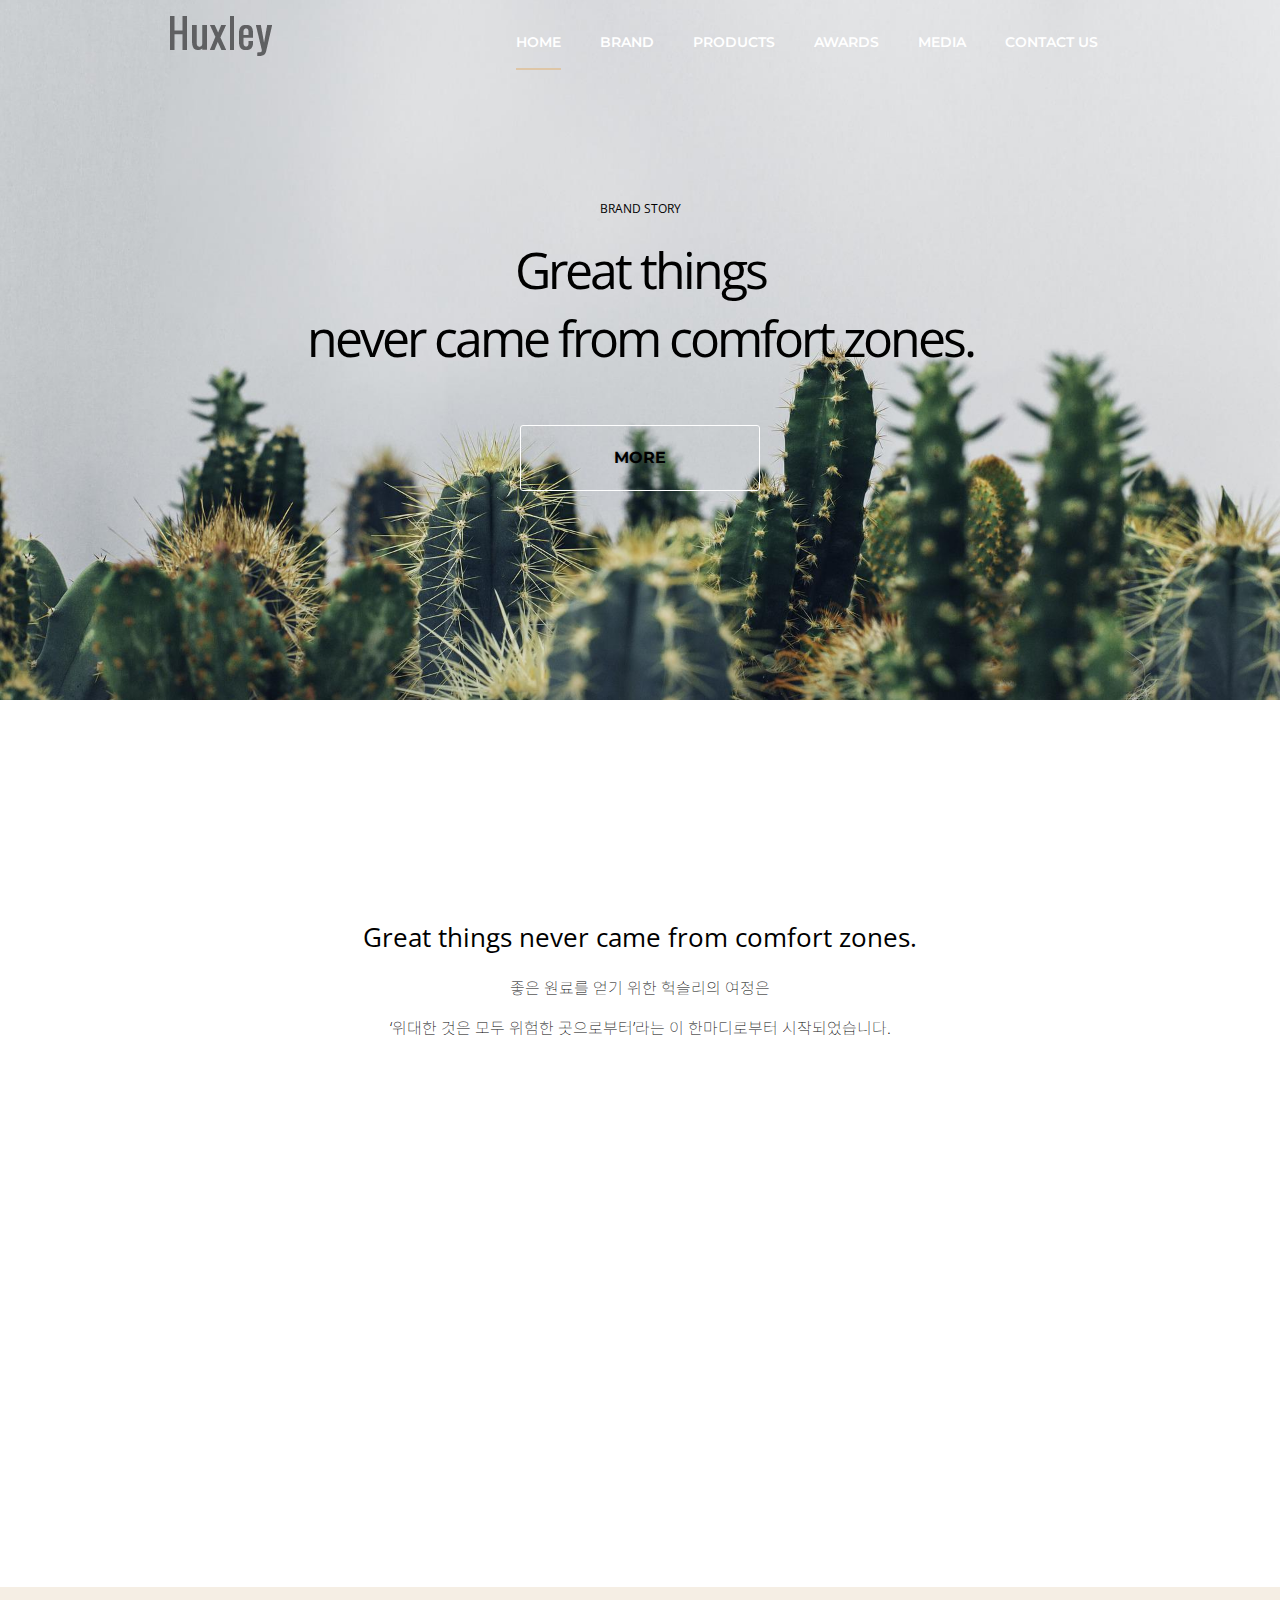
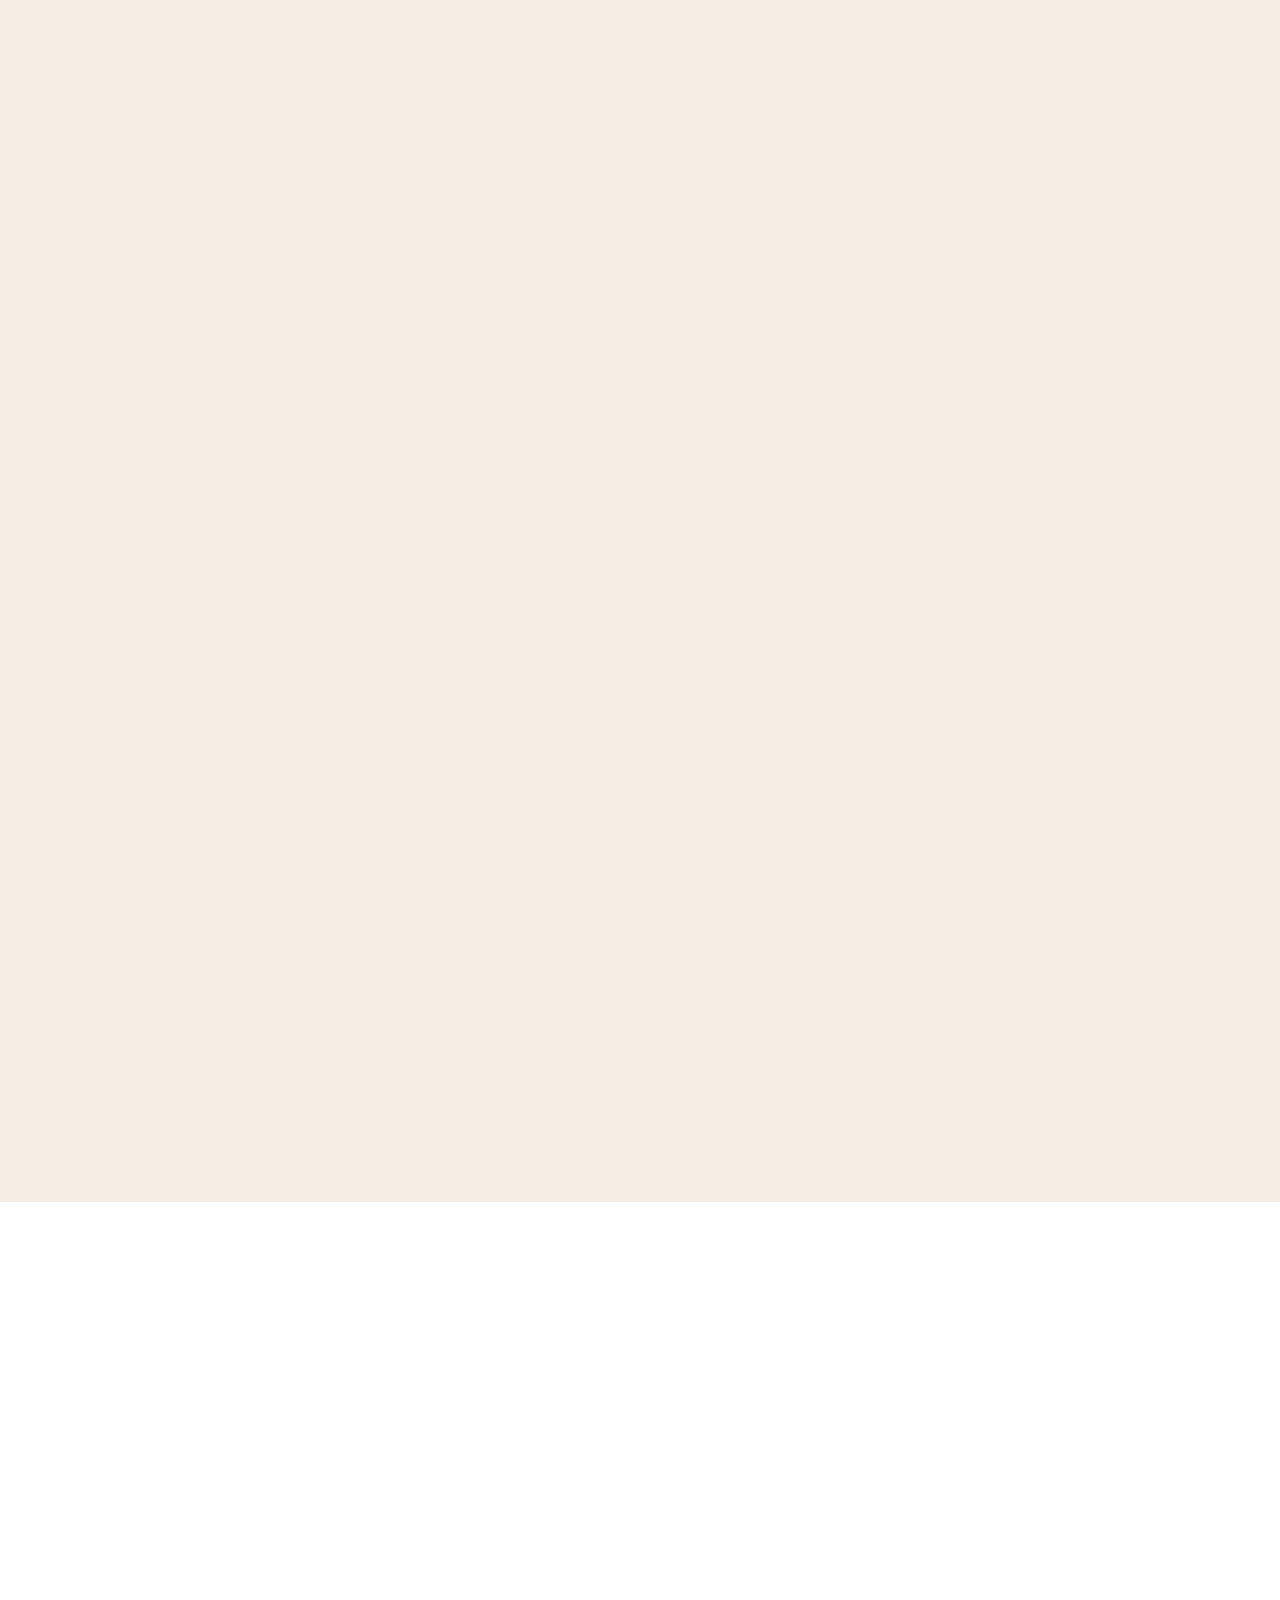
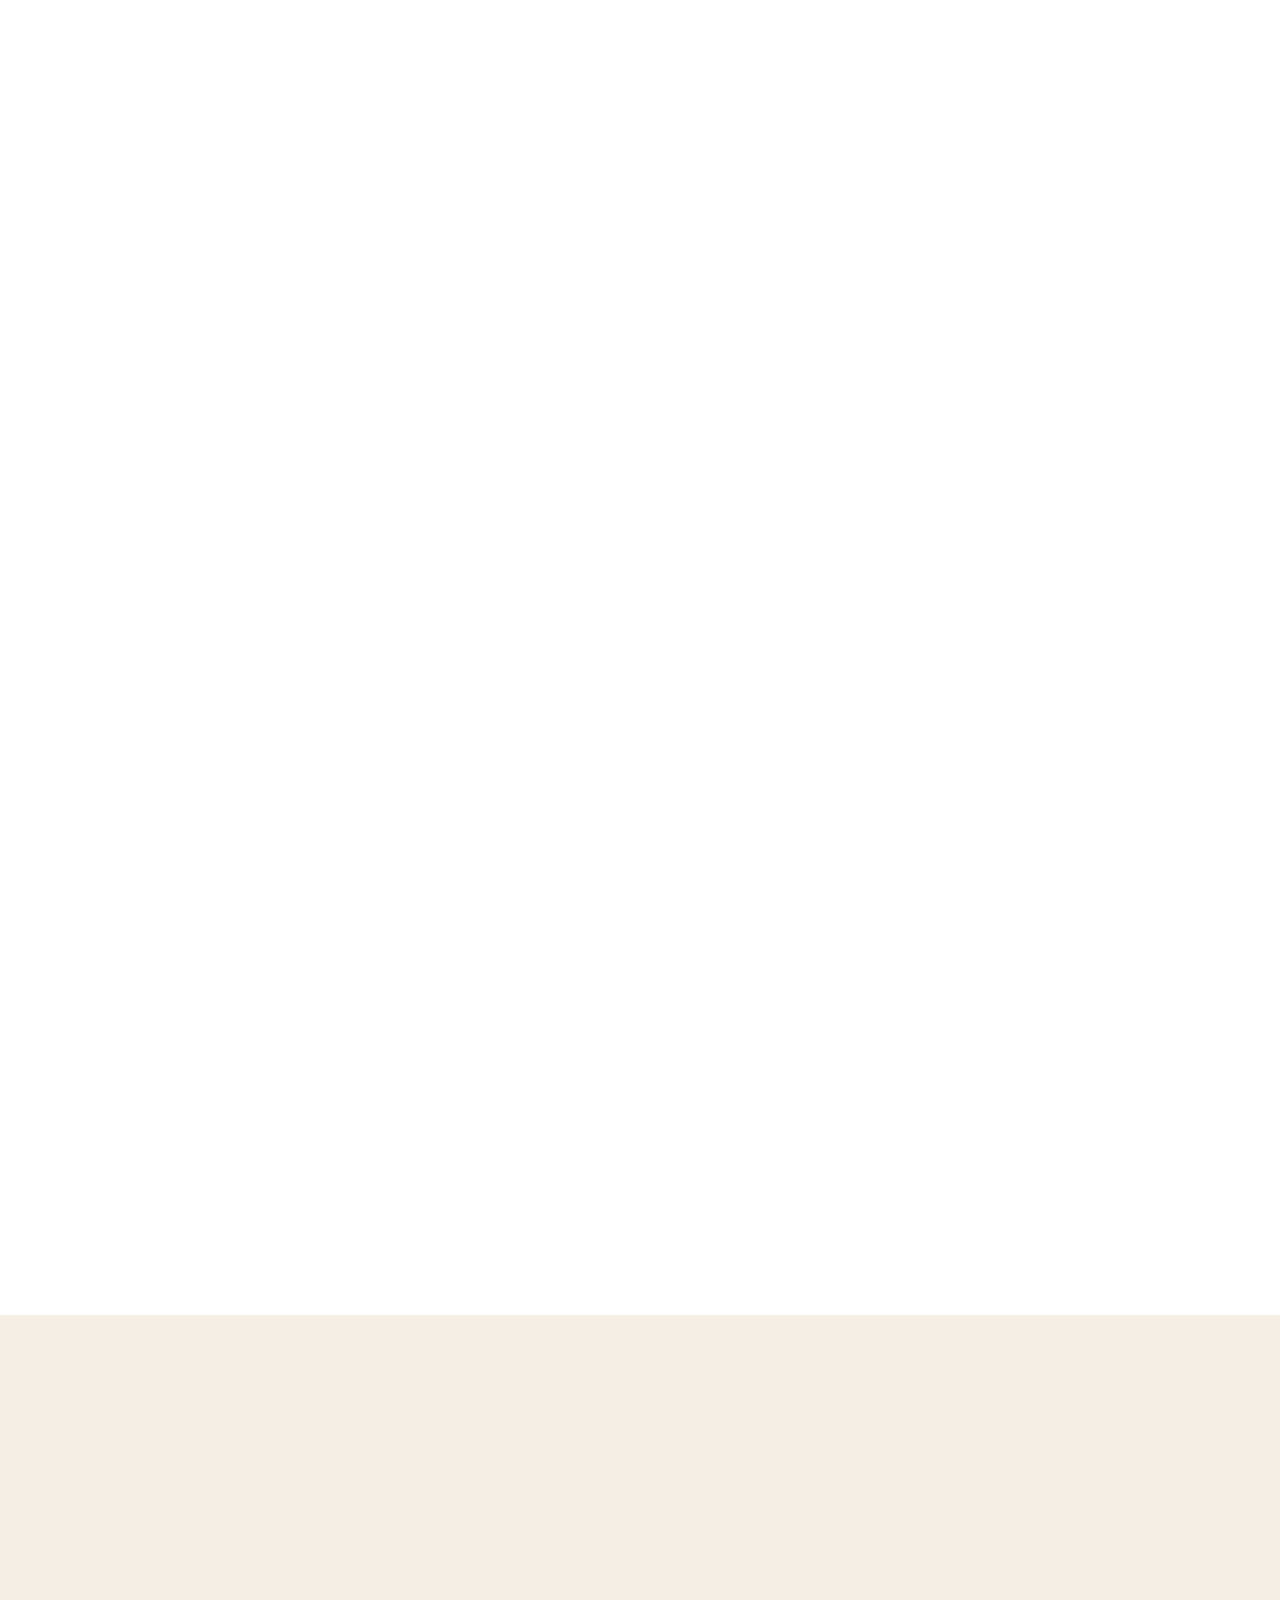
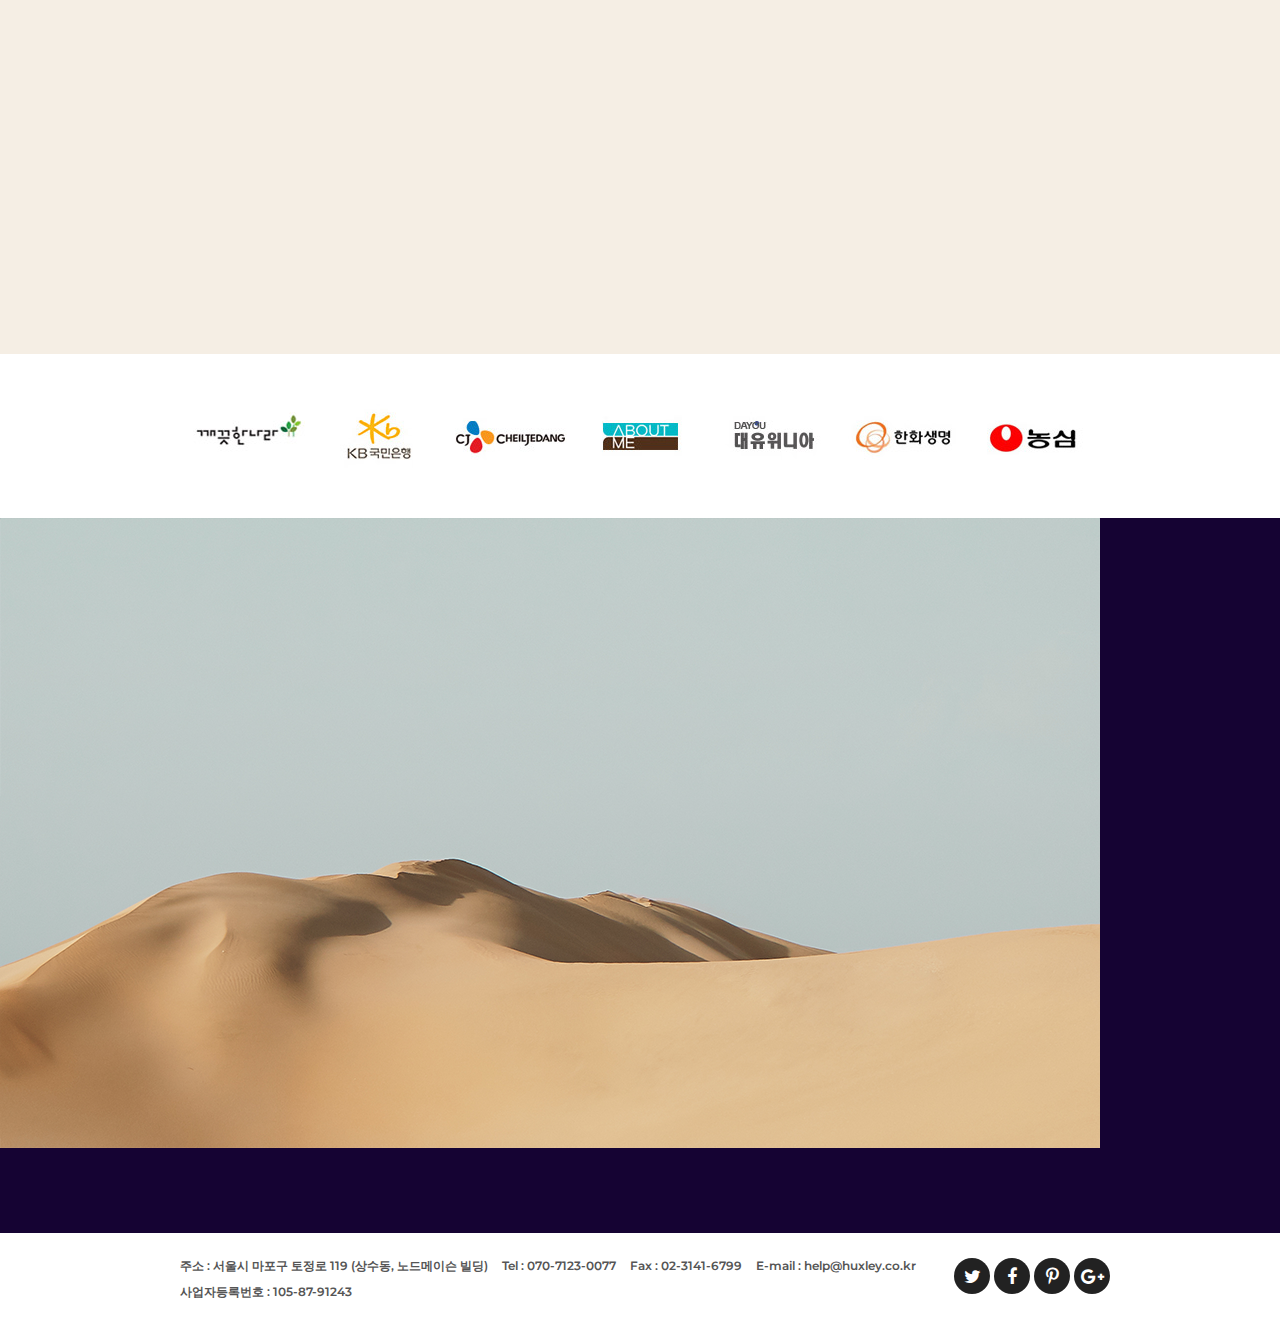
<file: project3/index.html>
﻿<!DOCTYPE html>
<html lang="ko">
<head>
	<title>Huxley</title>
	<meta charset="utf-8">
	<meta http-equiv="X-UA-Compatible" content="IE=Edge">
	<meta name="viewport" content="width=device-width, initial-scale=1.0, maximum-scale=1">
	<link rel="stylesheet" href="http://fonts.googleapis.com/css?family=Open+Sans:400,300,300italic,400italic,600,600italic,700,700italic,800,800italic">
	<link rel="stylesheet" href="https://fonts.googleapis.com/css2?family=Noto+Sans+KR:wght@300;400&display=swap">
	<link rel="stylesheet" href="https://fonts.googleapis.com/css2?family=Montserrat:wght@400;600;700;800&display=swap">
	<link rel="stylesheet" href="https://cdnjs.cloudflare.com/ajax/libs/font-awesome/4.7.0/css/font-awesome.min.css">
	<link rel="stylesheet" href="css/style.css">
	<script src="http://code.jquery.com/jquery-1.10.1.min.js"></script>
	<script src="js/main.js"></script>
</head>

<body>
<div class="wrapper">
	<header id="header">
		<div class="menu_zone">
			<div class="menu_zone_inner">
				<h1 id="logo"><a href=""><img src="images/logo.png" alt="logo"></a></h1>
				<nav id="gnb">
					<ul>
						<li><a href="#header">HOME</a></li>
						<li><a href="#page1">BRAND</a></li>
						<li><a href="#page2">PRODUCTS</a></li>
						<li><a href="#page3">AWARDS</a></li>
						<li><a href="#page4">MEDIA</a></li>
						<li><a href="#page5">CONTACT US</a></li>
					</ul>
				</nav>
			</div>
			<div class="mobile">
				<nav id="m_gnb">
					<ul>
						<li><a href="#header">HOME</a></li>
						<li><a href="#page1">BRAND</a></li>
						<li><a href="#page2">PRODUCTS</a></li>
						<li><a href="#page3">AWARDS</a></li>
						<li><a href="#page4">MEDIA</a></li>
						<li><a href="#page5">CONTACT US</a></li>
					</ul>
				</nav>
			</div>
			<a class="tab" href=""><span>tab</span></a>
		</div>
		<div class="text_zone">
			<p>BRAND STORY</p>
			<h2>Great things <br>
				never came from comfort zones.</h2>
			<a href="" class="more">MORE</a>
		</div>
		<div class="keyvisual">
			<ul>
				<li><img src="images/keyvisual.jpg" alt="main"></li>
			</ul>
		</div>
	</header>
	<section id="page1">
		<div class="title">
			<h2>BRAND</h2>
			<p>진실된 아름다움, 헉슬리를 소개합니다.</p>
		</div>
		<div class="topic">
			<div class="text1">Great things never came from comfort zones.</div>
			<div class="desc">
					<p>좋은 원료를 얻기 위한 헉슬리의 여정은<br>
							‘위대한 것은 모두 위험한 곳으로부터’라는 이 한마디로부터 시작되었습니다.
					</p>
			</div>
		</div>
		<div class="content clearfix">
			<ul>
				<li>
					<div class="icon"><a href=""><img src="images/misson.png" alt="consulting icon"></a></div>
					<div class="desc">
						<dl>
							<dt>Vision</dt>
							<dd>현대인들의 피부 고민에 맞는</dd>
							<dd>최적의 스킨케어 솔루션을 제공하며,</dd>
							<dd>영향력 있고 새로운 트렌드를 만들어가는</dd>
							<dd>뷰티브랜드를 지향합니다.</dd>
						</dl>
					</div>
				</li>
				<li>
					<div class="icon"><a href=""><img src="images/brand_img.png" alt="comm icon"></a></div>
					<div class="desc">
						<dl>
							<dt>Mission</dt>
							<dd>헉슬리는 넘쳐나는 정보 속에서</dd>
							<dd>피부 본연의 가치를 최우선으로 생각하는</dd>
							<dd>사람들에게 진실되고 절제된</dd>
							<dd>아름다움을 선사하고자 합니다.</dd>
						</dl>
					</div>
				</li>
			</ul>
		</div>
	</section>
	<section id="page2">
		<div class="title">
			<h2>PRODUCTS</h2>
			<p>진실된 아름다움을 추구하는<br class="br">헉슬리 제품을 소개합니다.</p>
		</div>
		<div class="content clearfix">
			<ul>
				<li>
					<a href="">
						<div class="photo"><img src="images/portfolio1.jpg" alt="portfolio1"></div>
						<div class="desc">
							<dl>
								<dt>핸드크림 모로칸 가드너</dt>
								<dd>모로코의 정원을 연상시키는 <br>시그니처 향 핸드 크림</dd>
							</dl>
						</div>
					</a>
				</li>
				<li>
					<a href="">
						<div class="photo"><img src="images/portfolio2.jpg" alt="portfolio2"></div>
						<div class="desc">
							<dl>
								<dt>컨디셔닝 에센스 리프레임</dt>
								<dd>균형이 깨진 피부 컨디션을<br>올려주는 선인장 발효수 에센스</dd>
							</dl>
						</div>
					</a>
				</li>
				<li>
					<a href="">
						<div class="photo"><img src="images/portfolio3.jpg" alt="portfolio3"></div>
						<div class="desc">
							<dl>
								<dt>아이 크림 컨센트레이트 온</dt>
                <dd>선인장 세라마이드로 건조한 눈가<br>장벽을 개선시키는 아이 크림</dd>
							</dl>
						</div>
					</a>
				</li>
				<li>
					<a href="">
						<div class="photo"><img src="images/portfolio4.jpg" alt="portfolio4"></div>
						<div class="desc">
							<dl>
								<dt>파운데이션 오운 애티튜드</dt>
                <dd>촉촉하고 투명감 있는 피부 표현을<br>도와주는 모이스트 파운데이션</dd>
							</dl>
						</div>
					</a>
				</li>
				<li>
					<a href="">
						<div class="photo"><img src="images/portfolio5.jpg" alt="portfolio5"></div>
						<div class="desc">
							<dl>
								<dt>클레이 마스크 밸런스 블렌드</dt>
								<dd>모로코 가슬 클레이로 피부를 깨끗하고<br>매끄럽게 정돈해주는 마스크</dd>
							</dl>
						</div>
					</a>
				</li>
				<li>
					<a href="">
						<div class="photo"><img src="images/portfolio6.jpg" alt="portfolio6"></div>
						<div class="desc">
							<dl>
								<dt>커버 쿠션 오운 애티튜드</dt>
								<dd>얇고 가볍게 밀착되어 피부 결점을 <br>섬세하고 촘촘하게 보정해주는 커버 쿠션</dd>
							</dl>
						</div>
					</a>
				</li>
			</ul>
		</div>
	</section>
	<section id="page3">
		<div class="title">
			<h2>ROUTINE</h2>
			<p>피부 고민별로 헉슬리가 제안하는 루틴을 소개합니다.</p>
		</div>
		<div class="routine_list">
			<ul>
				<li>
					<a href="">
						<div class="photo">
							<img src="images/routine1.jpg" alt="routine1">
						</div>
						<div class="desc">
							<dl>
								<dt>클렌징</dt>
								<dd>부드럽고 쫀쫀한 거품이 <br>
									모공에 끼인 노폐물을 세정해주는  <br>
									클렌징 폼
								</dd>
							</dl>
						</div>
					</a>
				</li>
				<li>
					<a href="">
						<div class="photo"><img src="images/routine2.jpg" alt="routine2"></div>
						<div class="desc">
							<dl>
								<dt>수분</dt>
								<dd>피부를 촉촉하고 맑게 정돈하고 <br>
									피부 밸런스를 지켜주는 <br>
									선인장 약산성 토너
								</dd>
							</dl>
						</div>
					</a>
				</li>
				<li>
					<a href="">
						<div class="photo"><img src="images/routine3.jpg" alt="routine3"></div>
						<div class="desc">
							<dl>
								<dt>고보습</dt>
								<dd>선인장 시드 오일로 <br>
									피부를 촉촉하고 윤기있게 유지시켜주는 <br>
									고보습 크림
								</dd>
							</dl>
						</div>
					</a>
				</li>
				<li>
					<a href="">
						<div class="photo"><img src="images/routine4.jpg" alt="routine4"></div>
						<div class="desc">
							<dl>
								<dt>선케어</dt>
								<dd>자외선으로부터 피부 수분을 유지시켜주는<br>
									수분 베이스 선 에센스
								</dd>
							</dl>
						</div>
					</a>
				</li>
				<li>
					<a href="">
						<div class="photo"><img src="images/routine5.jpg" alt="routine5"></div>
						<div class="desc">
							<dl>
								<dt>베이스 메이크업</dt>
								<dd>촉촉하고 투명감 있는 <br>
									피부 표현을 도와주는<br>
									모이스트 파운데이션
								</dd>
							</dl>
						</div>
					</a>
				</li>
			</ul>
		</div>
	</section>
	<section id="page4">
		<div class="title">
			<h2>MEDIA</h2>
			<p>방송, 매거진에서도 헉슬리를 만나보세요.</p>
		</div>
		<div class="media_list clearfix">
			<ul>
				<li>
					<a href="">
						<div class="photo"><img src="images/img_comm1.jpg" alt="comm1"></div>
						<div class="desc">
							<dl>
								<dt>SIGNATURE SCENT</dt>
								<dd>영상 바로가기</dd>
							</dl>
						</div>
					</a>
				</li>
				<li>
					<a href="">
						<div class="photo"><img src="images/img_comm2.png" alt="comm2"></div>
						<div class="desc">
							<dl>
								<dt>CONDITIONING ESSENCE</dt>
								<dd>영상 바로가기</dd>
							</dl>
						</div>
					</a>
				</li>
				<li>
					<a href="">
						<div class="photo"><img src="images/img_comm3.png" alt="comm3"></div>
						<div class="desc">
							<dl>
								<dt>SENSE OF BALANCE</dt>
								<dd>영상 바로가기</dd>
							</dl>
						</div>
					</a>
				</li>
			</ul>
		</div>
		
		<div class="signature">
			<ul>
				<li><a href=""><img src="images/signature1.jpg" alt="signature1"></a></li>
				<li><a href=""><img src="images/signature2.jpg" alt="signature2"></a></li>
				<li><a href=""><img src="images/signature3.jpg" alt="signature3"></a></li>
				<li><a href=""><img src="images/signature4.jpg" alt="signature4"></a></li>
				<li><a href=""><img src="images/signature5.jpg" alt="signature5"></a></li>
				<li><a href=""><img src="images/signature6.jpg" alt="signature6"></a></li>
				<li><a href=""><img src="images/signature7.jpg" alt="signature7"></a></li>
			</ul>
		</div>
		
	</section>
	<section id="page5">
		<div class="title">
			<h2>CONTACT US</h2>
			<p>문의사항을 보내주세요</p>
		</div>
		<div class="form clearfix">
			<form>
				<div class="input_wrap">
					<input type="text" id="name" placeholder="YOUR NAME*" >
					<input type="text" id="email" placeholder="YOUR E-MAIL*">
					<input type="text" id="subject" placeholder="SUBJECT*">
				</div>
 				<div class="text_wrap">
					<textarea placeholder="YOUR MESSAGE*"></textarea>
 				</div>
				<div class="submit">
					<input type="submit" value="SEND MESSAGE">
				</div>
			</form>
		</div>
	</section>
	<footer id="footer" class="clearfix">
		<div class="btn_top"><a href=""><i class="fa fa-angle-up"></i></a></div>
		<div class="address">
			<ul>
				<li>주소 : 서울시 마포구 토정로 119 (상수동, 노드메이슨 빌딩)</li>
				<li>Tel : 070-7123-0077</li>
				<li>Fax : 02-3141-6799</li>
				<li>E-mail : help@huxley.co.kr</li>
				<li>사업자등록번호 : 105-87-91243</li>
			</ul>
		</div>
		<div class="footer_sns">
			<ul>
				<li><a href=""><i class="fa fa-twitter"></i></a></li>
				<li><a href=""><i class="fa fa-facebook"></i></a></li>
				<li><a href=""><i class="fa fa-pinterest-p"></i></a></li>
				<li><a href=""><i class="fa fa-google-plus"></i></a></li>
			</ul>
		</div>
	</footer>
	<div class="dim"></div>
</div>
</body>
</html>
</file>
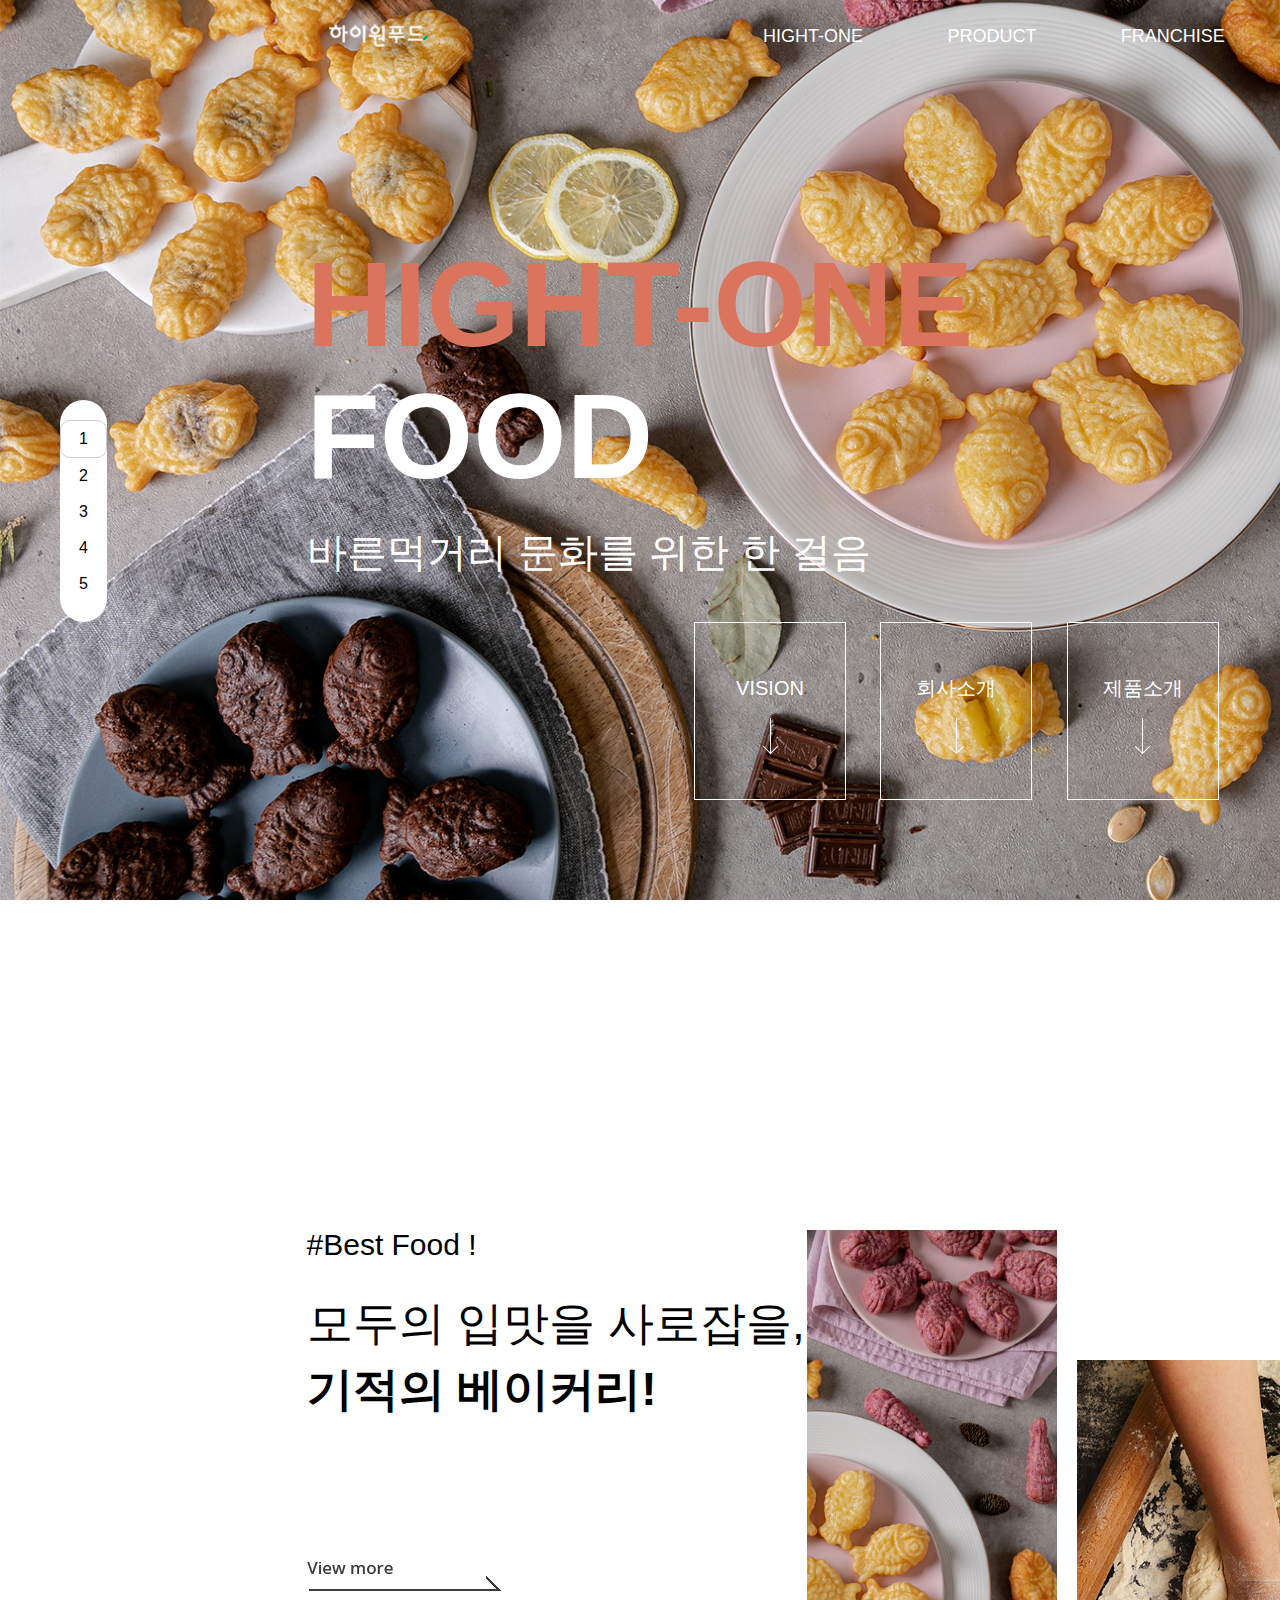
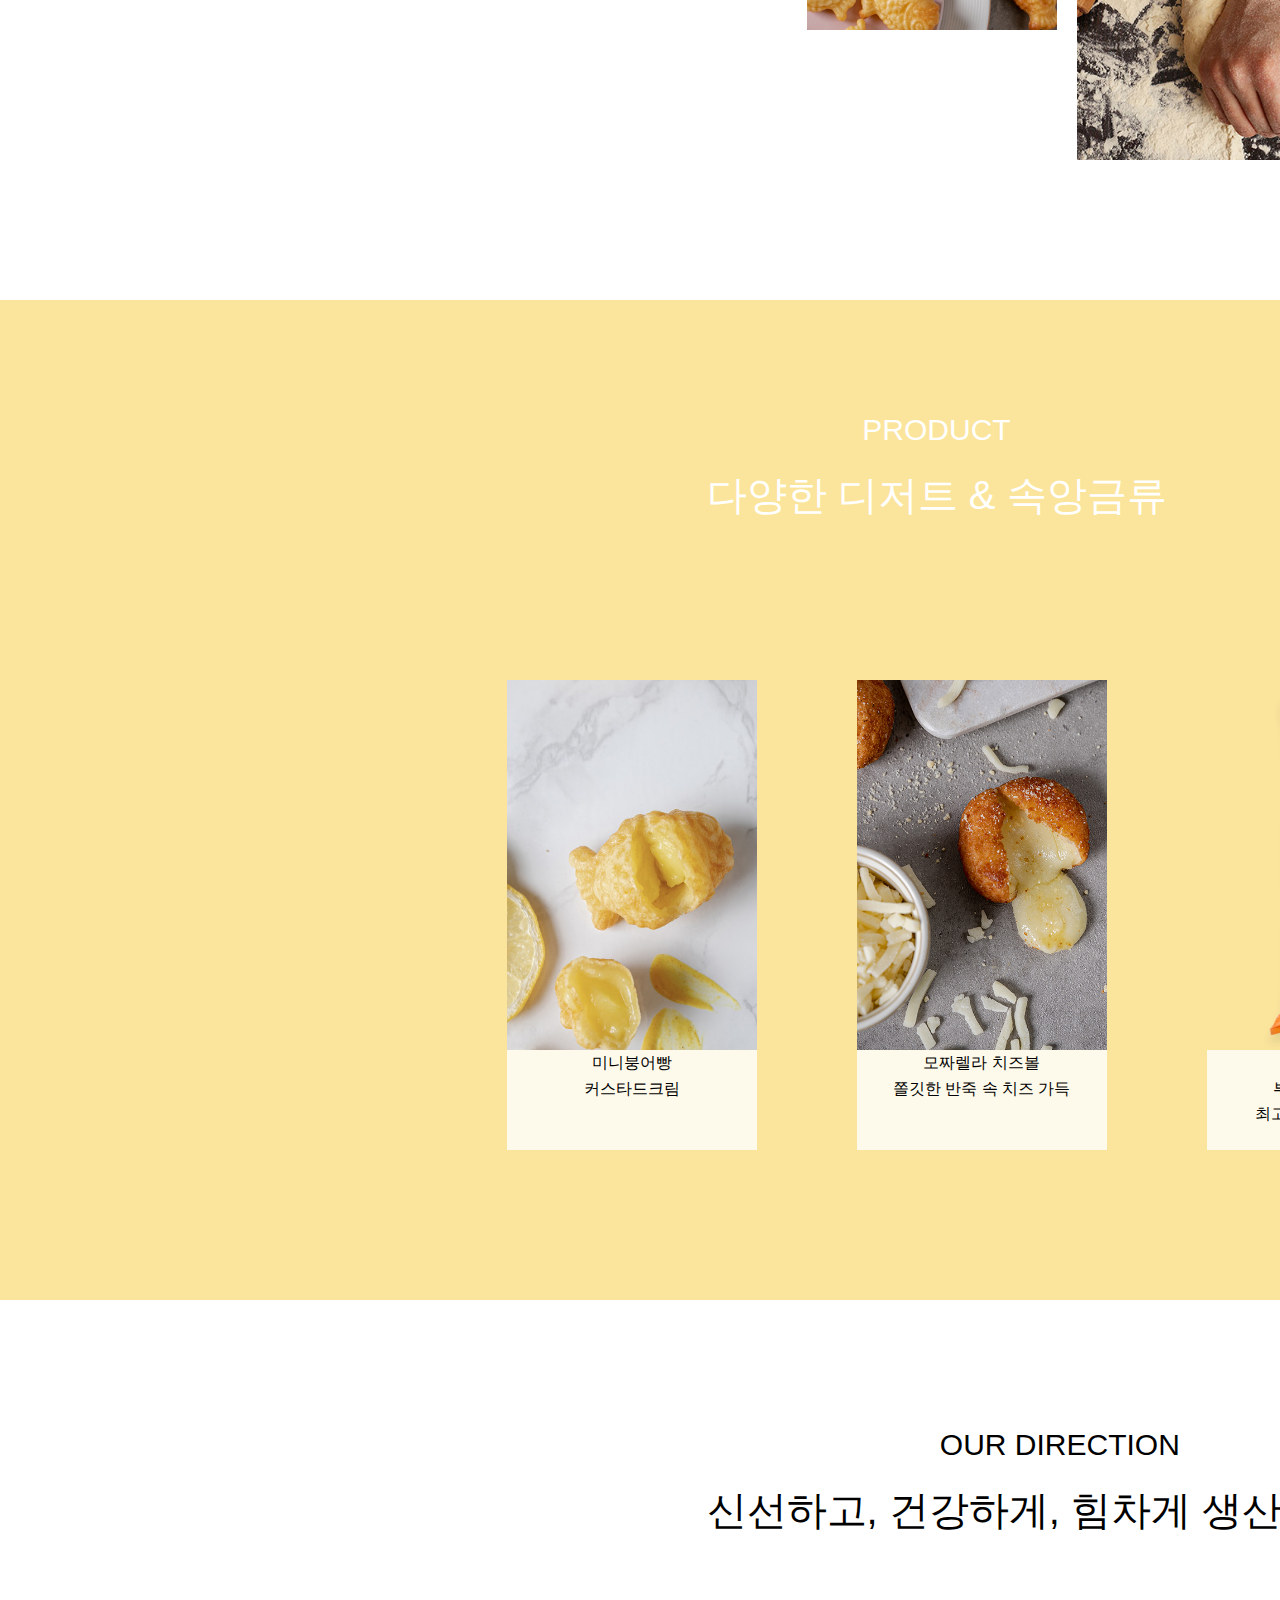
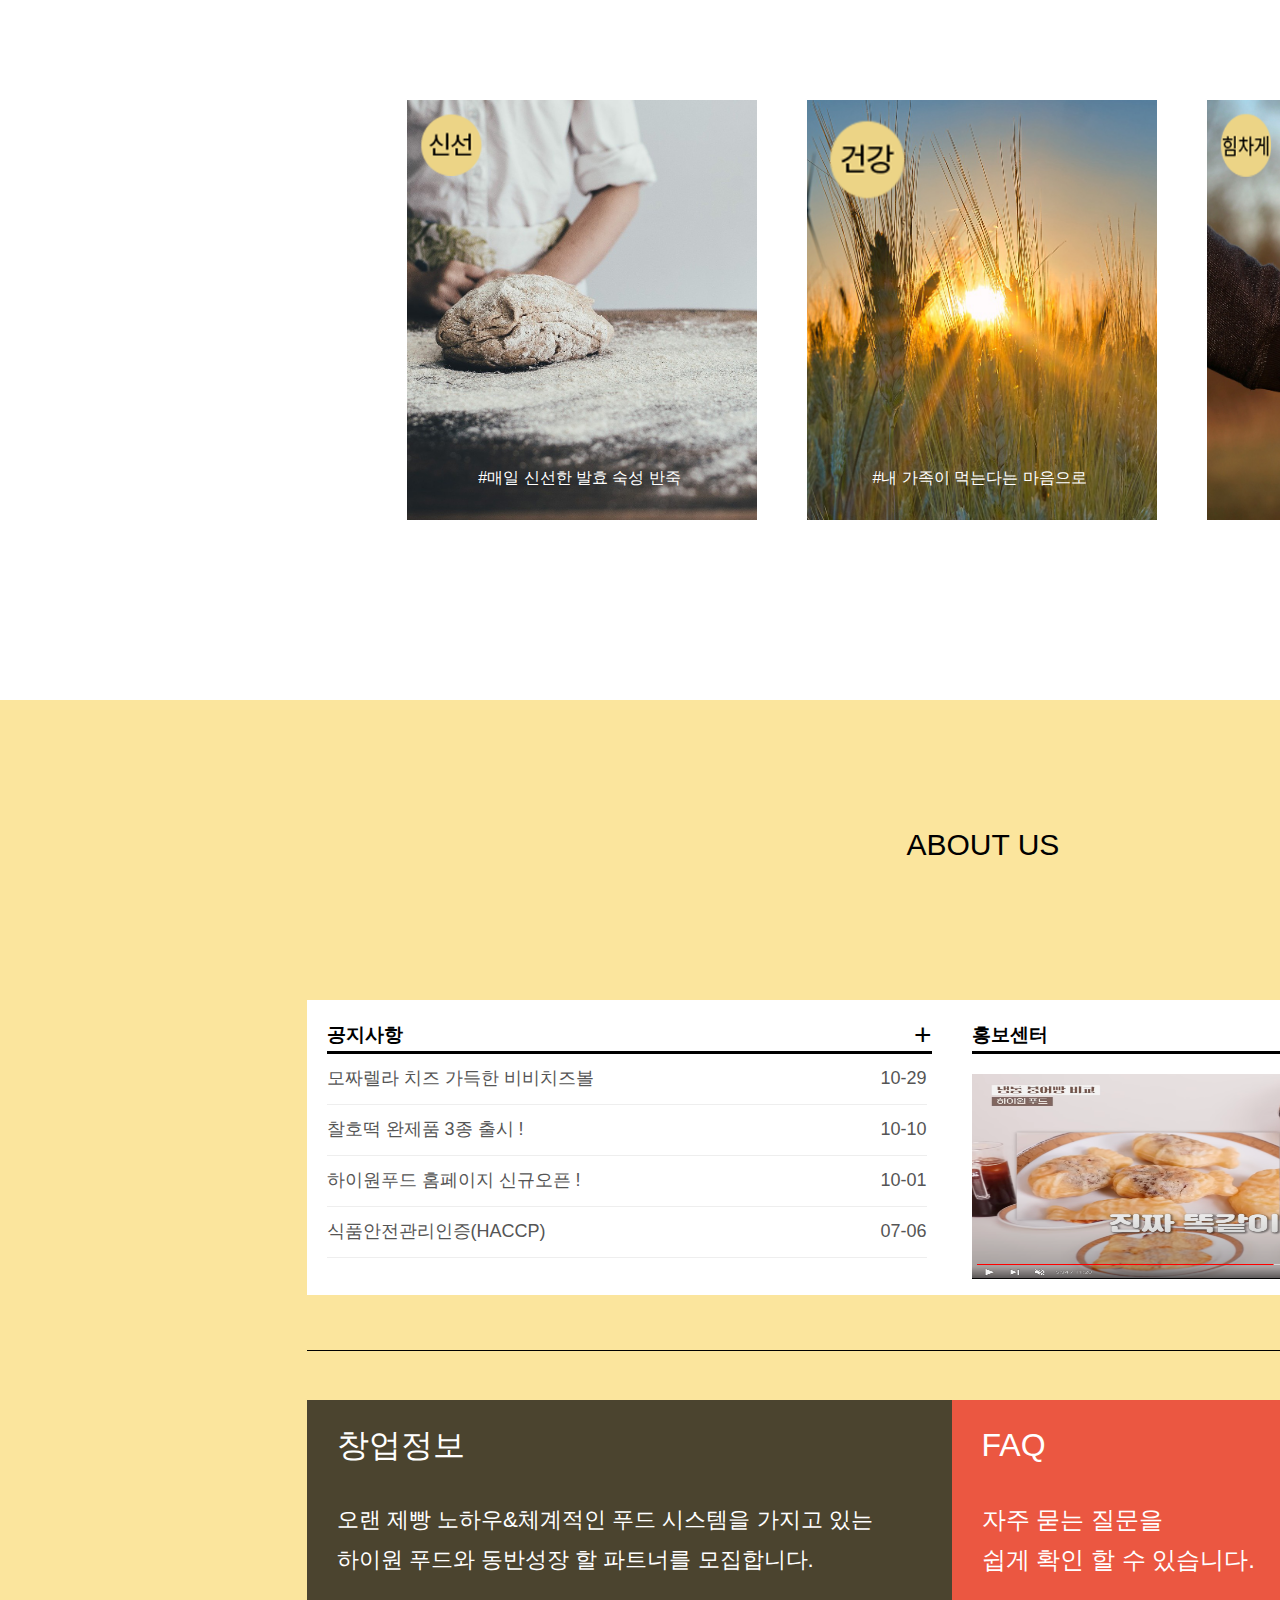
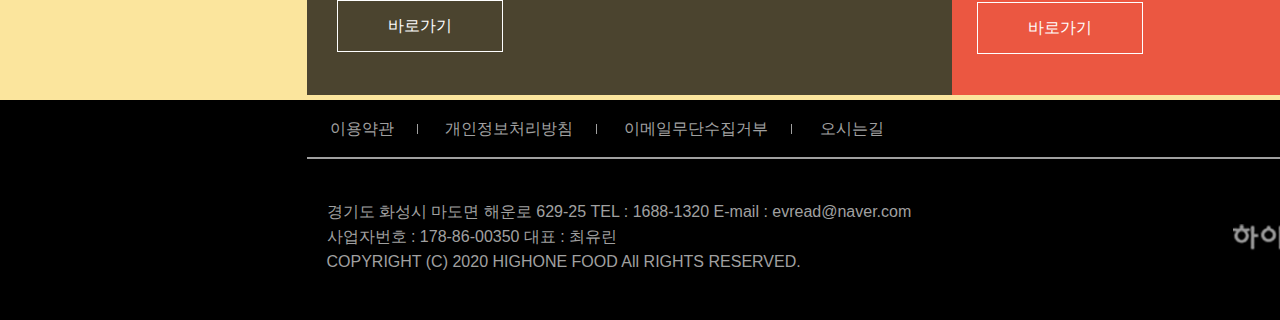
<file: project1/pc/index.html>
<!DOCTYPE html>
<html lang="ko">
<head>
<title>HIGHONEFOOD</title>
<meta charset="utf-8">
<meta http-equiv="X-UA-Compatible" content="IE=Edge">
<meta name="viewport" content="width=device-width, initial-scale=1.0, maximum-scale=1">
<link rel="stylesheet" href="css/style.css">
<script src="http://code.jquery.com/jquery-1.10.1.min.js"></script>
<script src="js/main.js"></script>
</head>

<body>
	<div class="wrapper">
		<div class="skip_nav">
			<a href="">본문 바로가기</a>
		</div>
		<header id="header">
			<div class="top">
				<div class="top_inner">
					<div class="logo">
						<a href="#"><img src="images/logo.png" alt="logo"></a>
					</div>
					<nav id="gnb">
						<ul>
							<li>
								<a href="">HIGHT-ONE</a>					
								<ul> <!-- 2depth-->
									<li><a href="">VISION</a></li>
									<li><a href="">회사소개</a></li>
									<li><a href="">연혁</a></li>
									<li><a href="">CI소개</a></li>
									<li><a href="">오시는길</a></li>
								</ul>
							</li>
							<li>
								<a href="">PRODUCT</a>
								<ul>
									<li><a href="">베이커리</a></li>
									<li><a href="">제빵반죽</a></li>
									<li><a href="">프리믹스</a></li>
									<li><a href="">속앙금류</a></li>
								</ul>
							</li>
							<li>
								<a href="">FRANCHISE</a>
								<ul>
									<li><a href="">창업정보</a></li>
								</ul>
							</li>
							<li>
								<a href="">PR center</a>
								<ul>
									<li><a href="">자료실</a></li>
								</ul>
							</li>
							<li>
								<a href="">CUSTOMER</a>
								<ul>
									<li><a href="">공지사항</a></li>
									<li><a href="">FAQ</a></li>
									<li><a href="">문의게시판</a></li>
								</ul>
							</li>
						</ul>
					</nav>
				</div>
			</div>
			<div class="center_text">
				<h2>
					<span>HIGHT-ONE</span> FOOD
				</h2>
				<p>바른먹거리 문화를 위한 한 걸음</p>
			</div>
			<div class="quick">
				<ul>
					<li><a href="" class="quick1"><img src="images/kakao-talk.png" alt="kakao"><br><span>카카오톡</span></a></li>
					<li><a href="" class="quick2"><img src="images/faq.png" alt="faq"><br><span>FAQ</span></a></li>
					<li><a href="" class="quick3"><img src="images/letter.png" alt="letter"><br><span>고객의소리</span></a></li>
					<li><a href="" class="quick4"><img src="images/facebook.png" alt="facebook"><br><span>페이스북</span></a></li>
					<li><a href="" class="quick5"><img src="images/instagram.png" alt="instagram"><br><span>인스타그램</span></a></li>
				</ul>
			</div>
			<div class="scroll">
				<ul>
					<li><a href="" class="active">1</a></li>
					<li><a href="">2</a></li>
					<li><a href="">3</a></li>
					<li><a href="">4</a></li>
					<li><a href="">5</a></li>
				</ul>
			</div>
			<div class="slider">
				<div class="slider_moving">
					<!--
					<ul>
						<li><img src="images/title1.jpg" alt="title1"></li>
						<li><img src="images/title2.jpeg" alt="title2"></li>
						<li><img src="images/title3.jpeg" alt="title3"></li>
						<li><img src="images/title4.jpeg" alt="title4"></li>
					</ul>
					-->
				</div>
			</div>
			<!-- <div class="bottom">
				<div class="b_left_text">
					<a href="">VISION</a>
				</div>
				<div class="b_center_text">
					<a href="">회사소개</a>
				</div>
				<div class="b_right_text">
					<a href="">제품소개</a>
				</div> -->
			<div class="bottom">
				<ul>
					<li>
						<a href="#page1">
							<span>VISION</span>
							<img src="images/main_btn_arrow1.png" alt="arrow">
						</a>
					</li>
					<li>
						<a href="#page3">
							<span>회사소개</span>
							<img src="images/main_btn_arrow1.png" alt="arrow">
						</a>
					</li>
					<li>
						<a href="#page2">
							<span>제품소개</span>
							<img src="images/main_btn_arrow1.png" alt="arrow">
						</a>
					</li>
				</ul>
			</div>
		</header>
		<section id="page1">
			<div class="inner">
				<div class="text_box">
					<div class="top_text">
						<p>#Best Food !</p>
						<h4>모두의 입맛을 사로잡을,</h4>
						<h3>기적의 베이커리!</h3>
					</div>
					<div class="bottom_text">
						<a href=""><img src="images/btn_viewmore.png" alt="viewmore"></a>
					</div>
				</div>
				<div class="right">  <!--absolute-->
					<div class="right_photo clearfix">
						<ul>
							<li>
								<a href="">
									<img src="images/bn1.jpeg" alt="bnt1">
									<div class="hover_dim">
										<span>
											트랜스지방 제로 마가린을
											<br>사용하여,
											<br>무방부제,무색소로 
											<br>안심하고 드실 수 있는 
											<br>완제품을 제공합니다.
										</span>
									</div>
								</a>
							</li>
							<li>
								<a href="">
									<img src="images/bn2.jpeg" alt="bnt2">
									<div class="hover_dim">
										<span>
											프리미엄 과정을 통해
											<br>정성이 담긴
											<br>고품격 반죽을
											<br>완성합니다.
										</span>
									</div>
								</a>
							</li>
							<li>
								<a href="">
									<img src="images/bn3.jpeg" alt="bnt3">
									<div class="hover_dim">
										<span>
											하이원 푸드는
											<br>한결같이
											<br>맛있는제품,
											<br>깨끗한 식품을
											<br>생산합니다.
										</span>
									</div>
								</a>
							</li>
						</ul>
					</div>
				</div>
			</div>
		</section>
		<section id="page2">
			<div class="inner">
				<div class="text">
					<p>
						PRODUCT<br>
						<span>다양한 디저트 & 속앙금류</span>
					</p>
				</div>
				<div class="desc">
					<ul> <!--305*370-->
						<li>
							<a href="">
								<img src="images/pic1.jpeg" alt="pic1"><br><p>미니붕어빵<br>커스타드크림</p>
								<div class="hover_dim"><span>구매하기</span></div>
							</a>
						</li>
						<li>
							<a href="">
								<img src="images/pic2.jpg" alt="pic2"><br><p>모짜렐라 치즈볼<br>쫄깃한 반죽 속 치즈 가득</p>
								<div class="hover_dim"><span>구매하기</span></div>
							</a>
						</li>
						<li>
							<a href="">
								<img src="images/pic3.png" alt="pic3"><br><p>커스타드 크림<br>부드럽고 달콤한<br>최고급 커스타드 크림</p>
								<div class="hover_dim"><span>구매하기</span></div>
							</a>
						</li>
					</ul>
				</div>
			</div>
		</section>
		<section id="page3">
			<div class="inner">
				<div class="text">
					<p>
						OUR DIRECTION
						<span>신선하고, 건강하게, 힘차게 생산합니다!</span>
					</p>
				</div>
				<div class="desc">
					<ul>
						<li>
							<a href="">
								<img src="images/4page1.png" alt="4page1">
								<p>#매일 신선한 발효 숙성 반죽</p>
							</a>
						</li>
						<li>
							<a href="">
								<img src="images/4page2.png" alt="4page2">
								<p>#내 가족이 먹는다는 마음으로</p>
							</a>
						</li>
						<li>
							<a href="">
								<img src="images/4page3.png" alt="4page3">
								<p>#모두를 위한 맛</p>
							</a>
						</li>
					</ul>
				</div>
			</div>
		</section>
		<section id="page4">
			<div class="inner">
				<div class="text">
					<p>ABOUT US</p>
				</div>
				<div class="top">
					<div class="notice">
						<!-- 615 * 295 -->
						<div class="title"><h3>공지사항</h3><span>+</span></div>
						<div class="desc">
							<ul>
								<li><a href="">모짜렐라 치즈 가득한 비비치즈볼<span>10-29</span></a></li>
								<li><a href="">찰호떡 완제품 3종 출시 !<span>10-10</span></a></li>
								<li><a href="">하이원푸드 홈페이지 신규오픈 !<span>10-01</span></a></li>
								<li><a href="">식품안전관리인증(HACCP)<span>07-06</span></a></li>
							</ul>
						</div>
					</div>
					<div class="ad">
						<div class="title"><h3>홍보센터</h3></div>
						<a href=""><img src="images/youtube.png" alt="youtube"></a>
					</div>
				</div>
				<div class="bottom">
					<div class="infor">
						<div class="title"><h3>창업정보</h3></div>
						<div class="desc">
							<p>오랜 제빵 노하우&체계적인 푸드 시스템을 가지고 있는<br>
							하이원 푸드와 동반성장 할 파트너를 모집합니다.</p>
						</div>
						<div class="buttom"><a href="">바로가기</a></div>
					</div>
					<div class="faq">
						<div class="title"><h3>FAQ</h3></div>
						<div class="desc">
							<p>자주 묻는 질문을 <br>쉽게 확인 할 수 있습니다.</p>
						</div>
						<div class="buttom"><a href="">바로가기</a></div>

					</div>
				</div>
			</div>
		</section>
		<footer id="footer">
			<div class="inner">
				<div class="top">
					<ul>
						<li><a href="">이용약관</a></li>
						<li><a href="">개인정보처리방침</a></li>
						<li><a href="">이메일무단수집거부</a></li>
						<li><a href="">오시는길</a></li>
					</ul>
				</div>
				<div class="copyright">
					<p>경기도 화성시 마도면 해운로 629-25      TEL : 1688-1320      E-mail : evread@naver.com     
						<br>사업자번호 : 178-86-00350      대표 : 최유린
						<br>COPYRIGHT (C) 2020 HIGHONE FOOD All RIGHTS RESERVED. 
					</p>
				</div>
				<div class="f_image">
					<ul>
						<li><img src="images/logo copy.png" alt="flogo"></li>
						<li><img src="images/mark1.png" alt="mark1"></li>
						<li><img src="images/mark2.png" alt="mark2"></li>
					</ul>


				</div>
			</div>
		</footer>
	</div>
</body>
</html>
</file>
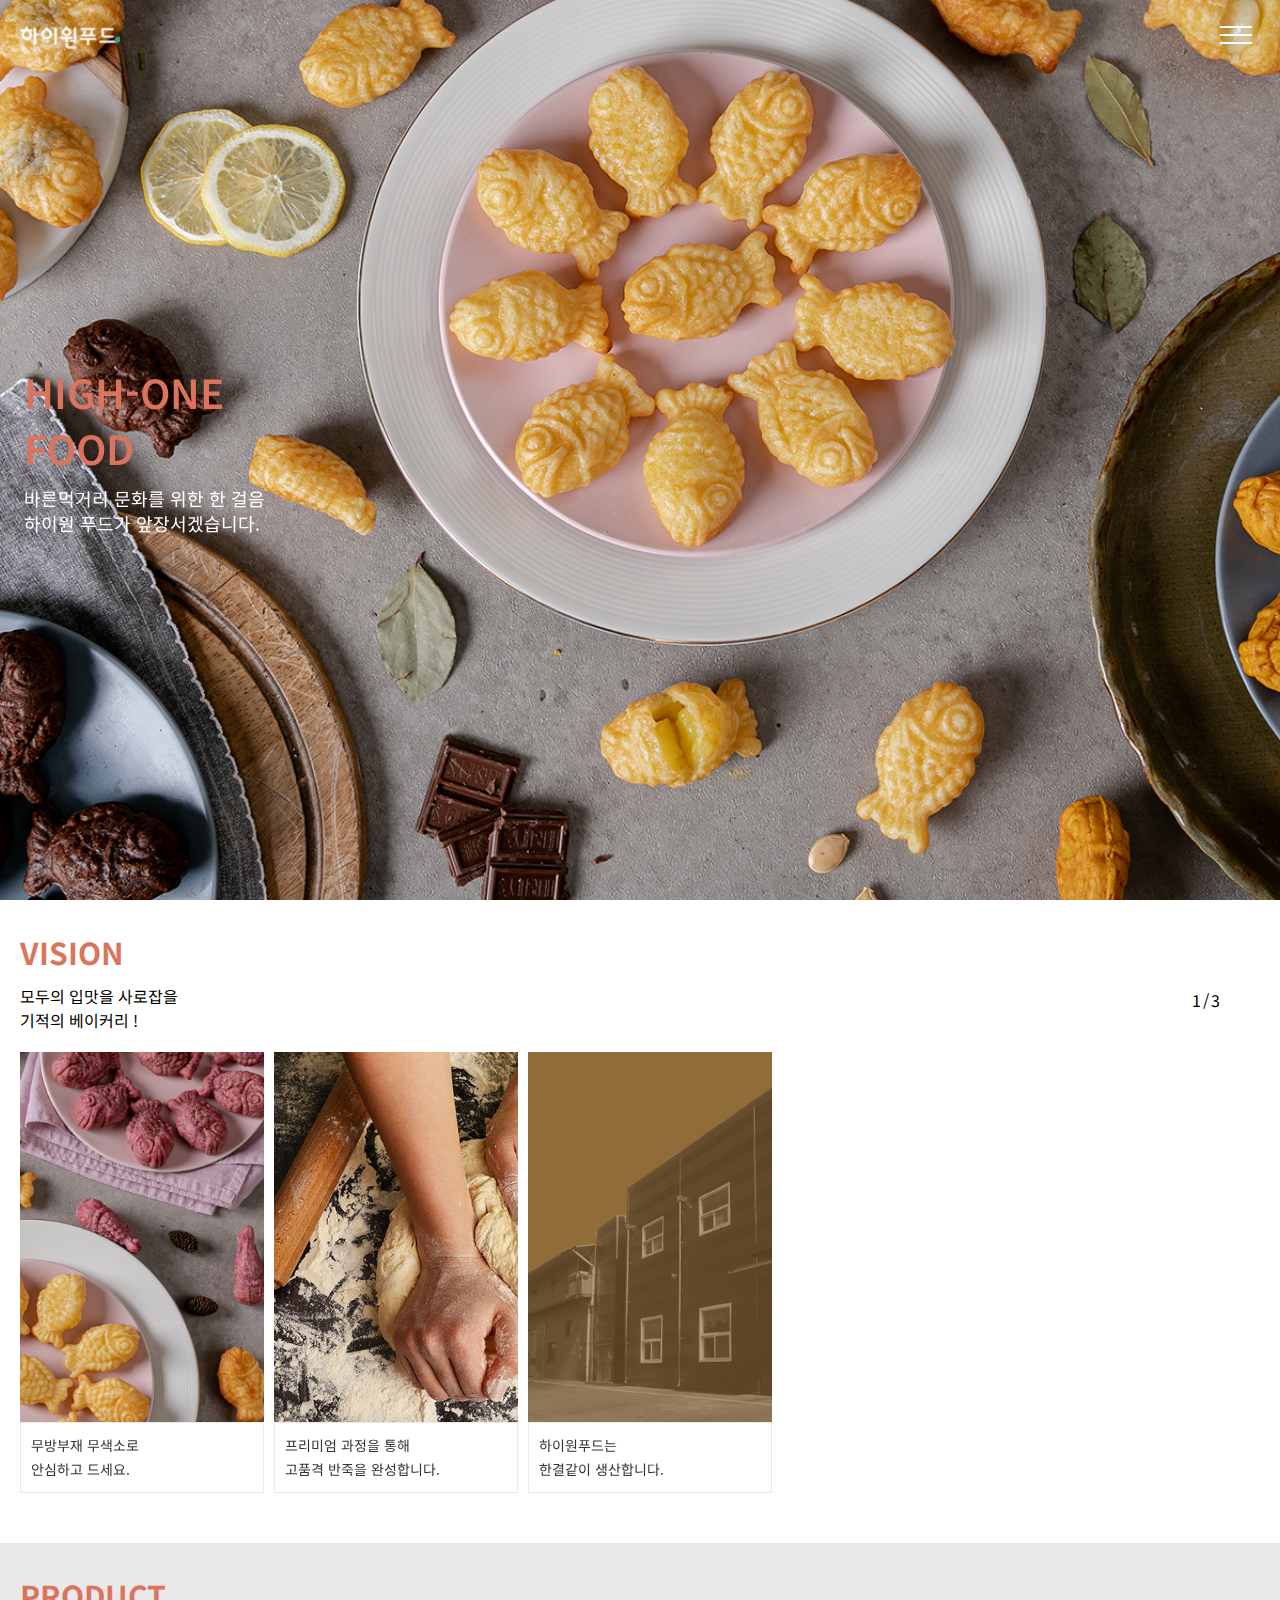
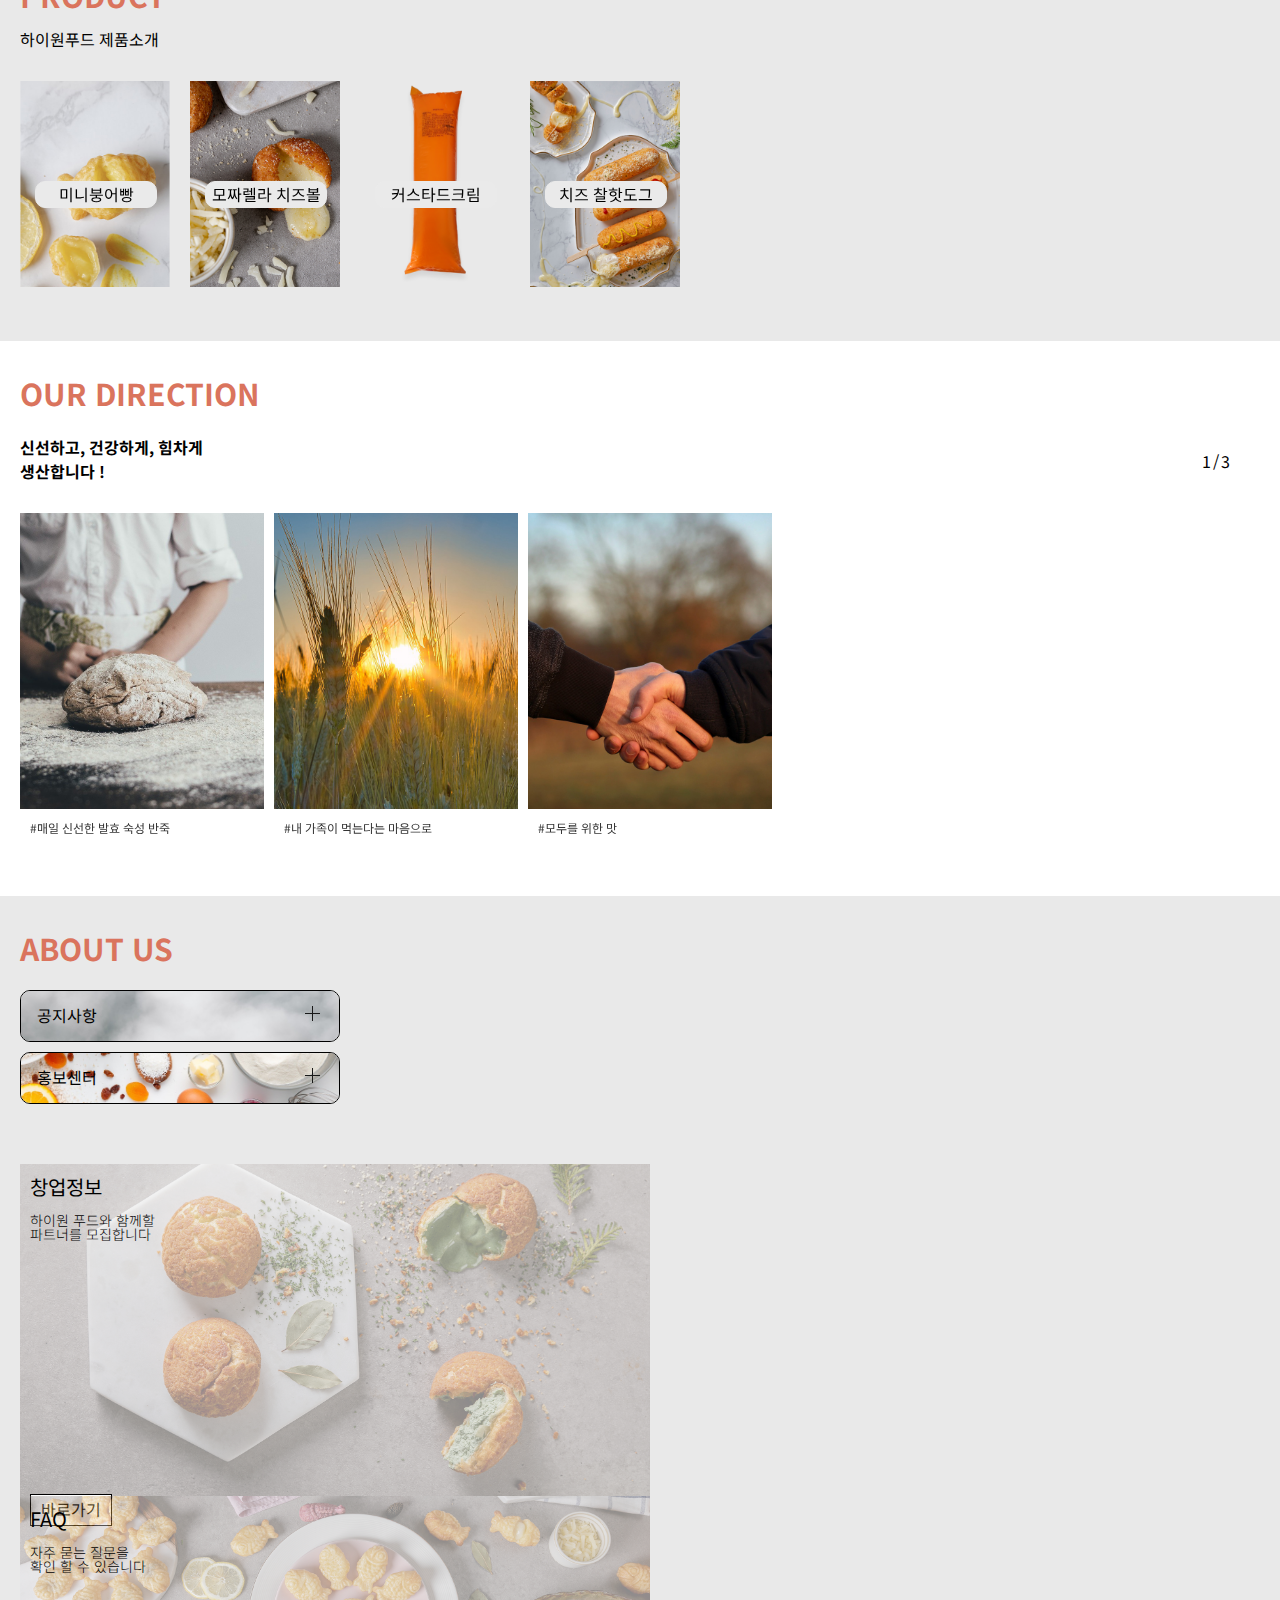
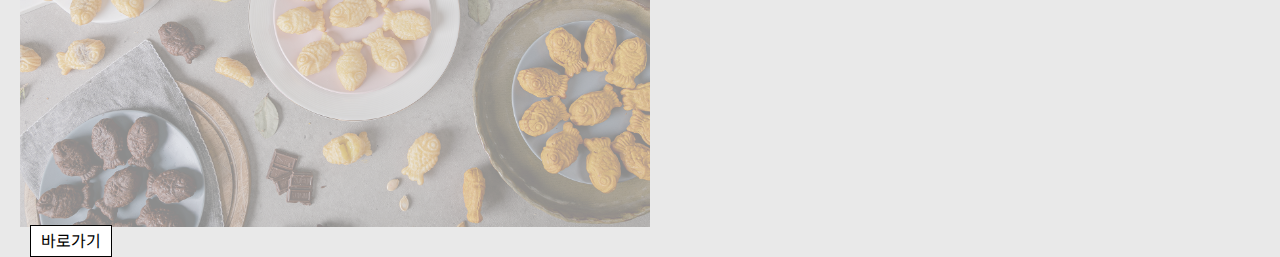
<file: project1/mobile/mobile1.html>
<!DOCTYPE html>
<html lang="ko">
<head>
  <title>HIGHONE FOOD</title>
  <meta charset="UTF-8">
  <meta name="viewport" content="width=device-width, initial-scale=1.0">
  <link rel="stylesheet" href="https://fonts.googleapis.com/css2?family=Noto+Sans+KR:wght@100;300;400&display=swap">
  <link rel="stylesheet" href="https://unpkg.com/swiper/swiper-bundle.min.css">
  <link rel="stylesheet" href="css/style.css">
  <script src="http://ajax.googleapis.com/ajax/libs/jquery/1.11.1/jquery.min.js"></script>
  <script src="https://unpkg.com/swiper/swiper-bundle.min.js"></script>
  <script src="https://unpkg.com/swiper/swiper-bundle.min.js"></script>
  <script src="js/main.js"></script>
</head>

<body class>
  <div class="wrapper">
    <div id="start">
      <header id="header">
        <div class="logo"><a href=""><img src="images/logo.png" alt="로고"></a></div>
        <div class="tab"><a href=""><img src="images/tab.png" alt="탭메뉴"></a></div>
      </header>
      <div class="menu">
        <nav id="gnb">
          <ul>
            <li>
              <a href="">HIGHT-ONE</a>
              <ul>
								<li><a href="">VISION</a></li>
								<li><a href="">회사소개</a></li>
								<li><a href="">연혁</a></li>
								<li><a href="">CI소개</a></li>
								<li><a href="">오시는길</a></li>
							</ul>
            </li>
            <li>
              <a href="">PRODUCT</a>
              <ul>
                <li><a href="">베이커리</a></li>
                <li><a href="">제빵반죽</a></li>
                <li><a href="">프리믹스</a></li>
                <li><a href="">속앙금류</a></li>
              </ul>
            </li>
            <li>
              <a href="">FRANCHISE</a>
            </li>
            <li>
              <a href="">PR CENTER</a>
            </li>
            <li>
              <a href="">CUSTOMER</a>
            </li>
          </ul>
        </nav>
        <p class="f_ter">
          <div class="link">
            <ul>
              <li><a href="">이용약관</a></li>
              <li><a href="">개인정보처리방침</a></li>
              <li><a href="">이메일무단수집거부</a></li>
              <li><a href="">오시는길</a></li>
            </ul>  
          </div>
          <div class="copyright">
            <p>경기도 화성시 마도면 해운대로 629-25<br>
            TEL : 1688-1320  E-mail : evread@naver.com<br>
            COPYRIGHT (C) 2020 HIGHONE FOOD ALL RIGHTS RESERVED.
          </p>
          </div>
        </p>
      </div>
      <!-- slider -->
      <div class="main_slider">
        <div class="swiper-container">
          <div class="swiper-wrapper"> 
            <div class="swiper-slide"><img src="images/title1.jpeg" alt="slider1"></div><!--swiper-slide-->
            <div class="swiper-slide"><img src="images/title2.jpeg" alt="slider2"></div><!--swiper-slide-->
            <div class="swiper-slide"><img src="images/title1.jpeg" alt="slider1"></div><!--swiper-slide-->
          </div>
          <div class="swiper-pagination"></div>
        </div>
        <div class="title">
          <span>HIGH-ONE<br>FOOD</span>
          <p>바른먹거리 문화를 위한 한 걸음<br>하이원 푸드가 앞장서겠습니다.</p>
        </div>
        <div class="icon_scroll">
          <div class="icon_box">
            <img src="images/icon_scroll.png" alt="icon scroll">
          </div>
        </div>
      </div>
    </div>
    <section id="page1">
      <div class="title">
        <h3>VISION</h3>
        <p>모두의 입맛을 사로잡을<br> 기적의 베이커리 !</p>
      </div>
      <div class="button">
        <div class="cunt"><!-- added -->
          <span class="num">1</span><span class="tot">/3</span>
        </div>  
        <div class="swiper-button-next"></div><!-- added /apI -->
        <div class="swiper-button-prev"></div><!-- added /apI -->
        <div class="swiper-pagination"></div>
      </div>
      <div id="sub_slider1">
        <div class="swiper-container">
          <div class="swiper-wrapper">
            <div class="swiper-slide">
              <a href=""><img src="images/bn1.jpeg" alt="비전1"></a>
              <div class="text">
                <dl>
                  <dt>무방부재 무색소로<br>안심하고 드세요.</dt>
                </dl>
              </div>
            </div>
            <div class="swiper-slide">
              <a href=""><img src="images/bn2.jpeg" alt="비전2"></a>
              <div class="text">
                <dl>
                  <dt>프리미엄 과정을 통해<br>고품격 반죽을 완성합니다.</dt>
                </dl>                
              </div>
            </div>
            <div class="swiper-slide">
              <a href=""><img src="images/bn3.jpeg" alt="비전2"></a>
              <div class="text">
                <dl>
                  <dt>하이원푸드는<br>한결같이 생산합니다.</dt>
                </dl>  
              </div>
            </div>
          </div>
        </div>
      </div>
    </section>
    <section id="page2">
      <div class="title">
        <h3>PRODUCT</h3>
        <p>하이원푸드 제품소개</p>
      </div>
      <div id="sub_slider2">
        <div class="swiper-container">
          <div class="swiper-wrapper">
						<div class="top">
							<div class="swiper-slide">
								<a href=""><img src="images/pic1.png" alt="미니붕어빵"></a>
								<div class="label">
									<dl>
										<dt>미니붕어빵</dt>
									</dl>
								</div>
							</div>
							<div class="swiper-slide">
								<a href=""><img src="images/pic2.png" alt="치즈볼"></a>
								<div class="label">
									<dl>
										<dt>모짜렐라 치즈볼</dt>
									</dl>
								</div>
							</div>
						</div>
						<div class="down">
							<div class="swiper-slide">
								<a href=""><img src="images/pic3.png" alt="크림"></a>
								<div class="label">
									<dl>
										<dt>커스타드크림</dt>
									</dl>
								</div>
							</div>
							<div class="swiper-slide">
								<a href=""><img src="images/pic4.png" alt="모짜렐라 찰핫도그"></a>
								<div class="label">
									<dl>
										<dt>치즈 찰핫도그</dt>
									</dl>
								</div>
							</div>
						</div>
          </div>
        </div>
      </div>
      <div class="button">
        <a href=""><img src="images/plus.png" alt="더보기"></a>
      </div>
    </section>

    
    <section id="page3">
      <div class="title">
        <h3>OUR DIRECTION</h3>
        <h4>신선하고, 건강하게, 힘차게 <br>생산합니다 !</h4>
      </div>
			<div class="button">
        <div class="cunt"><!-- added -->
          <span class="num">1</span><span class="tot">/3</span>
        </div>  
        <div class="swiper-button-next"></div><!-- added /apI -->
        <div class="swiper-button-prev"></div><!-- added /apI -->
        <div class="swiper-pagination"></div>
      </div>

      <div id="sub_slider3">
        <div class="swiper-container">
          <div class="swiper-wrapper">
            <div class="swiper-slide">
              <a href=""><img src="images/4page1.png" alt="신선"></a>
              <div class="text">
								<p>#매일 신선한 발효 숙성 반죽</p>
              </div>
            </div>
            <div class="swiper-slide">
              <a href=""><img src="images/4page2.png" alt="건강"></a>
              <div class="text">
								<p>#내 가족이 먹는다는 마음으로</p>
              </div>
            </div>
            <div class="swiper-slide">
              <a href=""><img src="images/4page3.png" alt="힘차게"></a>
              <div class="text">
								<p>#모두를 위한 맛</p>
              </div>
            </div>
          </div>
        </div>
      </div>
    </section>

    <section id="page4">
			<div class="title">
        <h3>ABOUT US</h3>
      </div>
			<div class="box_content">
				<div class="box">
					<img src="images/1.png" alt="배경1">
					<div class="text">
						<a href="">공지사항</a>
						<div class="notice">
							<ul>
								<li><a href="">모짜렐라 치즈 가득한 비비치즈볼<span>10-29</span></a></li>
								<li><a href="">찰호떡 완제품 3종 출시 !<span>10-10</span></a></li>
								<li><a href="">하이원푸드 홈페이지 신규오픈 !<span>10-01</span></a></li>
								<li><a href="">식품안전관리인증(HACCP)<span>07-06</span></a></li>
							</ul>
						</div>
					</div>
					<div class="button">
						<a href=""><img src="images/ico_tab_open2.png" alt="플러스"></a>
					</div>
				</div>
				<div class="box">
					<img src="images/2.png" alt="배경2">
					<div class="text"><a href="">홍보센터</a></div>
					<div class="button">
						<a><img src="images/ico_tab_open2.png" alt="플러스"></a>
					</div>
				</div>
			</div>
    </section>
		<section id="page5">
      <div class="list">
        <div class="box">
					<img src="images/title2.jpeg" alt="배경1">
          <a href="">
            <h3>창업정보</h3>
            <p>하이원 푸드와 함께할<br> 파트너를 모집합니다</p>
          </a>
          <div class="link"><a href="">바로가기</a></div>
        </div>
        <div class="box">
					<img src="images/title1.jpeg" alt="배경2">
          <a href="">
            <h3>FAQ</h3>
            <p>자주 묻는 질문을<br>확인 할 수 있습니다</p>
          </a>
          <div class="link"><a href="">바로가기</a></div>
        </div>
      </div>
		</section>

		<!-- <footer id="footer">
			<div class="top">
				<div class="logo"><img src="images/logo.png" alt="로고"></div>
				<div class="mark">
					<ul>
						<li><img src="images/mark1.png" alt="해썹"></li>
						<li><img src="images/mark2.png" alt="GC"></li>
					</ul>
				</div>
			</div>
			<div class="f_link">
				<ul>
					<li>이용약관</li>
					<li>개인정보처리방침</li>
					<li>이메일무단수집거부</li>
					<li>오시는길</li>
				</ul>
			</div>
			<div class="info">
				<p>경기도 화성시 마도면 해운로 629-25<br>
				TEL : 1688-1320  E-mail : evread@naver.com</p>
			</div>
			<div class="copyright">
				<p>
					COPYRIGHT (C) 2020 HIGHONE FOOD ALL RIGHTS RESERVED.
				</p>
			</div>
		</footer> -->
		
  </div>
</body>
</html>
</file>
<file: project3/css/style.css>
@charset "utf-8";

* {
	box-sizing: border-box;
}
body, h1, h2, h3, h4, h5, h6, ol, ul, dl, dt, dd, p {
	margin: 0;
	padding: 0;
}
ol, ul {
	list-style: none;
}
a {
	text-decoration: none;
}
img{
	vertical-align: top;
}
body {
	font-family: "Open Sans", "Noto Sans KR", sans-serif;
}
body.static { /* Javascript Interaction */
	overflow: hidden;
}
input[type=text] {
	padding: 0 10px 0 20px;
	height: 50px;
	font-family: "Montserrat", sans-serif;
	font-size: 0.875em;
	font-weight: 600;
	border: 1px solid #ccc;
	border-radius: 5px;
}
input[type=submit] {
	height: 65px;
	line-height: 65px;
	font-family: "Montserrat", sans-serif;
	font-weight: 700;
	background-color: #dec6a7;
	color: #fff;
	border: none;
	cursor: pointer;
	border-radius: 5px;
}
textarea {
	padding: 10px 20px;
	font-family: "Montserrat", sans-serif;
	font-size: 0.875em;
	font-weight: 600;
	border: 1px solid #ccc;
	border-radius: 5px;
}
::-webkit-input-placeholder {
	color: #bbb;
}
:-ms-input-placeholder {
	color: #bbb;
}
::placeholder {
	color: #bbb;
}
.clearfix::before,
.clearfix::after {
	content: "";
	display: block;
}
.clearfix::after {
	clear: both;
}

/* header */
#header {
	height: 700px;
}
#header .menu_zone {
	position: absolute;
	z-index: 1000;
	width: 100%;
	height: 67px;
	/* transition: background-color 0.3s, transform 0.4s; */
}
#header .menu_zone.active { /* Javascript Interaction */
	position: fixed;
	background-color: rgba(222, 198, 167, .2);
	/* transform: translateY(0); */
}
#header .menu_zone .menu_zone_inner {
	margin: 0 auto;
	max-width: 940px;
	height: 70px;
}
#logo {
	float: left;
	margin-top: 16px;
	width: 140px;
	height: 70px;
	font-size: 1em;
}
#gnb {
	float: right;
	padding: 12px;
}
#gnb li {
	display: inline-block;
}
#gnb li a {
	display: block;
	position: relative;
	margin-left: 35px;
	line-height: 60px;
	font-family: "Montserrat", sans-serif;
	font-size: 0.875em;
	font-weight: 600;
	color: #fff;
}
#gnb > ul > li > a:hover{
	color: #dec6a7;
}
#gnb li:first-child a {
	margin-left: 0;
}
#gnb li a::after {
	content: "";
	display: none;
	position: absolute;
	left: 0;
	bottom: 0;
	width: 100%;
	height: 2px;
	/* background-color: rgba(222, 198, 167, .3); */
}
#gnb li a:hover::after,
#gnb li a.on::after {
	display: block;
	bottom: 2px;
	border-bottom: 2px solid #dec6a7;
}
#header .mobile {
	position: fixed;
	right: -240px;
	top: 0;
	z-index: 1000;
	width: 240px;
	height: 100vh;
	background-color: #fff;
	transition: right 0.3s;
}
#header .mobile.active { /* JavaScript Interaction */
	right: 0;
}
#m_gnb {
	padding: 30px 20px;
}
#m_gnb li {
	border-bottom: 1px solid #f1f1f1;
}
#m_gnb a {
	display: block;
	padding: 20px 0;
	font-family: "Montserrat", sans-serif;
	font-weight: 600;
	color: #bcbbb9;
}
#header .tab {
	display: none;
	position: absolute;
	right: 10px;
	top: 23px;
	z-index: 1100;
	width: 28px;
	height: 23px;
	background: url(../images/ico_tab_open.png) no-repeat 0 0;
	transition: right 0.3s;
}
#header .tab.active { /* JavaScript Interaction */
	right: 250px;
	width: 24px;
	height: 23px;
	background-image: url(../images/ico_tab_close.png);
}
#header .tab span {
	display: block;
	width: 0;
	height: 0;
	overflow: hidden;
	text-indent: -9999px;
	font-size: 0;
}
#header .text_zone {
	position: absolute;
	left: 50%;
	top: 200px;
	z-index: 50;
	width: 900px;
	text-align: center;
	transform: translateX(-50%);
}
#header .text_zone p {
	margin-top: 0;
	font-size: 0.75em;
	color: #000;
	opacity: 0;
	transform: translateY(50px);
	transition: opacity 0.4s, transform 0.6s;
	transition-delay: 0s;
}
#header .text_zone h2 {
	margin-top: 20px;
	letter-spacing: -3px;
	line-height: 1.35;
	font-size: 3.125em;
	font-weight: 400;
	color: #000;
	opacity: 0;
	transform: translateY(50px);
	transition: opacity 0.4s, transform 0.6s;
	transition-delay: 0.4s;
}
#header .text_zone a {
	display: inline-block;
	margin-top: 53px;
	width: 240px;
	line-height: 4em;
	font-family: "Montserrat", sans-serif;
	font-size: 1em;
	font-weight: 700;
	color: #000;
	border: 1px solid #fff;
	opacity: 0;
	border-radius: 3px;
	transform: translateY(50px);
	transition: opacity 0.4s, transform 0.6s;
	transition-delay: 0.8s;
}
#header.active .text_zone p,
#header.active .text_zone h2,
#header.active .text_zone a { /* JavaScript Interaction */
	opacity: 1;
	transform: translateY(0);
}
#header .text_zone a:hover {
	background-color: #bcbbb9;
	border: none;
}
#header .keyvisual {
	position: relative;
	width: auto;
	height: 700px;
}
#header .keyvisual ul {
	position: absolute;
	width: 100%;
}
#header .keyvisual li {
	position: relative;
	float: left;
	width: 100%;
	height: 700px;
	overflow: hidden;
}
#header .keyvisual li img {
	position: absolute;
	left: 50%;
	top: 0;
	transform: translateX(-50%);
	width: 100%;
	height: 100%;
	object-fit: cover;
}

@media only screen and (max-width: 940px) {
	#logo {
		margin-left: 10px;
	}
	#gnb {
		display: none;
	}
	#header .tab {
		display: block;
	}
	#header .text_zone {
		left: 0;
		width: 100%;
		transform: translateX(0);
	}
}
@media only screen and (max-width: 720px) {
	#header .text_zone p {
		font-size: 1.8em;
	}
	#header .text_zone h2 {
		font-size: 2.3em;
	}
}
@media only screen and (max-width: 460px) {
	#header .text_zone p {
		font-size: 1.6em;
	}
	#header .text_zone h2 {
		margin-top: 20px;
		font-size: 1.8em;
	}
	#header .text_zone a {
		width: 180px;
		font-size: 0.875em;
	}
}
@media only screen and (max-width: 360px) {
	#header .text_zone h2 {
		white-space: nowrap;
		font-size: 1.5em;
	}
	#header .text_zone a {
		width: 160px;
	}
}

/* title */
section .title {
	text-align: center;
}
section .title h2 {
	font-family: "Montserrat", sans-serif;
	font-size: 2.5em;
	color: #222;
	opacity: 0;
	transform: translateX(-100px);
	transition: opacity 0.4s, transform 0.6s;
	transition-delay: 0s;
}
section .title p {
	margin-top: 10px;
	font-size: 1em;
	color: #777;
	opacity: 0;
	transform: translateX(-100px);
	transition: opacity 0.4s, transform 0.6s;
	transition-delay: 0.4s
}
section.active .title h2,
section.active .title p { /* JavaScript Interaction */
	opacity: 1;
	transform: translateX(0);
}
section .title p .br {
	display: none;
}

@media only screen and (max-width: 460px) {
	section .title p .br {
		display: block;
	}
}

/* page1 */
#page1 {
	padding: 100px 0;
	overflow-x: hidden;
}
#page1 .content {
	margin: 0 auto;
	max-width: 940px;
	overflow: hidden;
}
#page1 .content li {
	float: left;
	margin-left: 34px;
	margin-top: 82px;
	width: calc((100% - 68px)/2);
	opacity: 0;
	transition: opacity 0.4s, transform 0.6s;
}
#page1 .content li:nth-child(1) {
	margin-left: 0;
	transform: translateY(-100px);
}
#page1 .content li:nth-child(2) {
	transform: translateY(100px);
}
#page1 .content li:nth-child(3) {
	transform: translateY(-100px);
}
#page1.active .content li { /* JavaScript Interaction */
	opacity: 1;
	transform: translateY(0);
}
#page1 .content li .icon {
	text-align: center;
}
#page1 .content li .icon img{
	width: 150%;
}
#page1 .content li .icon a {
	display: inline-block;
	padding: 7px;
	width: 150px;
	height: 150px;
	overflow: hidden;
	border: 2px solid #bcbbb9;
	box-sizing: content-box;
	border-radius: 50%;
}
#page1 .content li .desc {
	text-align: center;
}
#page1 .content li .desc dt {
	padding: 25px 0 20px;
	font-size: 1.125em;
	font-weight: 700;
}
#page1 .content li .desc dd {
	margin-top: 5px;
	font-size: 0.875em;
	color: #777;
}
#page1 .topic{
	/* display: block; */
	padding: 30px 0 10px;
	text-align: center;
}
#page1 .topic .text1{
	padding: 5px 0;
	font-weight: 400;
	font-size: 1.6em;
	line-height:40px;
}
#page1 .topic .desc{
	padding: 5px 0;
	font-weight: lighter;
	font-size: 1em;
	line-height: 40px;
}
@media only screen and (max-width: 720px) {
	#page1 .topic{
		font-size: 0.75em;
	}
	#page1 .content li {
		margin-left: 0;
		width: 100%;
		transform: translateX(-100px);
	}
	#page1 .content li:nth-child(1) {
		margin-left: 0;
		transform: translateX(-100px);
	}
	#page1 .content li:nth-child(2) {
		transform: translateX(100px);
	}
	#page1.active .content li { /* JavaScript Interaction */
		transform: translateX(0);
	}
}

/* page2 */
#page2 {
	padding: 100px 0 120px;
	background-color: rgba(222, 198, 167, .3);
}
#page2 .content {
	margin: 0 auto;
	margin-top: 82px;
	max-width: 940px;
}
#page2 .content li {
	position: relative;
	float: left;
	margin-left: 34px;
	margin-bottom: 45px;
	width: calc((100% - 68px)/3);
	overflow: hidden;
	background-color: #fff;
	opacity: 0;
	transition: opacity 0.4s, transform 0.6s;
}
#page2 .content li:nth-child(3n+1) {
	margin-left: 0;
}
#page2 .content li:nth-child(2n+1) {
	transform: translateY(-100px);
	transition-delay: 0s;
}
#page2 .content li:nth-child(2n) {
	transform: translateY(100px);
	transition-delay: 0.3s;
}
#page2.active .content li { /* JavaScript Interaction */
	opacity: 1;
	transform: translateY(0);
}
#page2 .content li a {
	display: block;
}
#page2 .content li a .photo {
	overflow: hidden;
}
#page2 .content li a .photo::after {
	content: "";
	display: block;
	position: absolute;
	left: 0;
	bottom: -100%;
	z-index: 10;
	width: 100%;
	height: 100%;
	opacity: 0;
	background-color: rgba(222, 198, 167, .3);
	transition: bottom 0.3s, opacity 0.3s;
}
#page2 .content li a:hover .photo::after {
	bottom: 0;
	opacity: 1;
}
#page2 .content li a .photo img {
	width: 100%;
	transform: scale(1);
	transition: transform 0.3s;
}
#page2 .content li a:hover .photo img {
	transform: scale(1.05);
}
#page2 .content li .desc {
	padding: 26px 0;
	text-align: center;
}
#page2 .content li .desc dt {
	font-family: "Montserrat", sans-serif;
	font-size: 1.125em;
	font-weight: 700;
	color: #333;
}
#page2 .content li .desc dd {
	margin-top: 5px;
	font-size: 0.875em;
	color: #737373;
}

@media only screen and (max-width: 720px) {
	#page2 .content li {
		width: calc((100% - 34px)/2);
	}
	#page2 .content li:nth-child(3n+1) {
		margin-left: 34px;
	}
	#page2 .content li:nth-child(2n+1) {
		margin-left: 0;
	}
}
@media only screen and (max-width: 460px) {
	#page2 .content {
		padding: 0 10px;
	}
	#page2 .content li {
		width: 100%;
	}
	#page2 .content li:nth-child(n+1) {
		margin-left: 0;
	}
}

/* page3 */
#page3 {
	padding: 120px 0 80px;
	overflow-x: hidden;
}
#page3 .routine_list {
	margin-top: 60px;
}
#page3 .routine_list li {
	position: relative;
	margin: 0 auto;
	margin-bottom: 94px;
	width: 180px;
	height: 180px;
	opacity: 0;
	transition: opacity 0.4s, transform 0.6s;
}
#page3 .routine_list li:nth-child(2n+1) {
	transform: translateX(-200px);
}
#page3 .routine_list li:nth-child(2n) {
	transform: translateX(200px);
}
#page3.active .routine_list li { /* JavaScript Interaction */
	opacity: 1;
	transform: translateX(0);
}
#page3 .routine_list li::after {
	content: "";
	display: block;
	position: absolute;
	left: 50%;
	width: 2px;
	height: 95px;
	background-color: #f1f1f1;
	transform: translateX(-50%);
}
#page3 .routine_list li:last-child::after {
	display: none;
}
#page3 .routine_list li a .photo {
	width: 180px;
	height: 180px;
	border: 7px solid #f1f1f1;
	border-radius: 50%;
	overflow: hidden;
}
#page3 .routine_list li a .photo img {
	max-width: 100%;
	transform: scale(1);
	transition: transform 0.3s;
}
#page3 .routine_list li a:hover .photo img {
	transform: scale(1.15);
}
#page3 .routine_list li a .desc {
	position: absolute;
	top: 20px;
	width: 372px;
}
#page3 .routine_list li:nth-child(2n+1) .desc {
	left: -390px;
	text-align: right;
}
#page3 .routine_list li:nth-child(2n) .desc {
	left: 200px;
	text-align: left;
}
#page3 .routine_list li .desc dt {
	font-family: "Montserrat", sans-serif;
	font-size: 1.125em;
	font-weight: 700;
	color: #222;
}
#page3 .routine_list li .desc dt .br {
	display: none;
}
#page3 .routine_list li .desc dd {
	margin-top: 18px;
	line-height: 1.5;
	font-size: 0.875em;
	color: #777;
}

@media only screen and (max-width: 940px) {
	#page3 .routine_list li {
		margin: 0 5%;
		margin-bottom: 94px;
		width: auto;
	}
	#page3 .routine_list li::after {
		left: 84px;
		height: 105px;
	}
	#page3 .routine_list li a .photo {
		width: 168px;
		height: 168px;
	}
	#page3 .routine_list li:nth-child(2n+1) a .desc,
	#page3 .routine_list li:nth-child(2n) a .desc {
		left: auto;
		right: 10px;
		top: 25px;
		width: calc(100% - 200px);
		text-align: left;
	}
	#page3 .routine_list li br {
		display: none;
	}
}
@media only screen and (max-width: 460px) {
	#page3 .routine_list li::after {
		display: none;
	}
	#page3 .routine_list li .desc dt {
		margin-top: 20px;
	}
	#page3 .routine_list li .desc dt br {
		display: block;
	}
	#page3 .routine_list li .desc dd {
		display: none;
	}
}
@media only screen and (max-width: 360px) {
	#page3 .routine_list li .desc dt {
		display: none;
	}
	#page3 .routine_list li {
		margin-left: calc((100% - 168px)/2);
		margin-right: 0;
		width: 168px;
	}
}

/* page4 */
#page4 {
	padding-top: 120px;
	overflow: hidden;
	background-color: rgba(222, 198, 167, .3);
}
#page4 .media_list {
	margin: 0 auto;
	margin-top: 82px;
	padding: 0 68px;
	max-width: 940px;
}
#page4 .media_list li {
	float: left;
	margin-left: 46px;
	width: calc((100% - 92px)/3);
	opacity: 0;
	transition: opacity 0.4s, transform 0.6s;
	transition-delay: 0.4s;
}
#page4 .media_list li:first-child {
	margin-left: 0;
}
#page4 .media_list li:nth-child(2n+1) {
	transform: translateY(-100px);
}
#page4 .media_list li:nth-child(2n) {
	transform: translateY(100px);
}
#page4.active .media_list li { /* JavaScript interaction */
	opacity: 1;
	transform: translateY(0);
}
#page4 .media_list li a .photo {
	overflow: hidden;
	border: 5px solid #fff;
	border-radius: 50%;;
}
#page4 .media_list li a .photo img {
	width: 100%;
  height: 100%;
  object-fit: cover;

}
#page4 .media_list li .desc {
	text-align: center;
}
#page4 .media_list li a .desc dt {
	padding: 18px 0 10px;
	font-family: "Montserrat", sans-serif;
	font-size: 1em;
	font-weight: 700;
	color: #222;
}
#page4 .media_list li a .desc dd {
	margin-top: 5px;
	white-space: nowrap;
	font-size: 0.875em;
	color: #777;
}
#page4 .signature {
	margin-top: 120px;
	padding: 42px 0;
	text-align: center;
	background-color: #fff;
}
#page4 .signature ul li {
	display: inline-block;
	margin-left: 1px;
}
#page4 .signature ul li a {
	display: block;
	height: 80px;
}

@media only screen and (max-width: 940px) {
	#page4 .media_list li {
		margin-left: 30px;
		width: calc((100% - 60px)/3);
	}
	#page4 .signature ul li {
		width: 20%;
	}
}
@media only screen and (max-width: 720px) {
	#page4 .media_list li {
		float: none;
		margin: 0 auto;
		margin-top: 46px;
		width: 234px;
		transition-delay: 0.4s;
	}
	#page4 .media_list li:first-child {
		margin: 0 auto
	}
	#page4 .media_list li:nth-child(2n+1) {
		transform: translateX(-100px);
	}
	#page4 .media_list li:nth-child(2n) {
		transform: translateX(100px);
	}
	#page4.active .media_list li { /* JavaScript Interaction */
		transform: translateX(0);
	}
	#page4 .signature ul li {
		width: 45%;
	}
}
@media only screen and (max-width: 460px) {
	#page4 .media_list {
		padding: 0 0 120px;
	}
	#page4 .signature {
		display: none;
	}
}

/* page5 */
#page5 {
	padding: 110px 0 115px;
	overflow-x: hidden;
	background: #150333 url(../images/background.png) no-repeat;
	width: 100%;
  height: 100%;
  object-fit: cover;

}
#page5 .title h2 {
	color: #fff;
}
#page5 .title p {
	color: #ccc;
}
#page5 .form {
	margin: 0 auto;
	margin-top: 78px;
	max-width: 940px;
}
#page5 .form .input_wrap {
	float: left;
	width: 48.5%;
}
#page5 .form .input_wrap input[type=text] {
	margin-top: 28px;
	width: 100%;
	opacity: 0;
	transform: translateX(-100px);
	transition: opacity 0.4s, transform 0.6s
}
#page5 .form .input_wrap input[type=text]:first-child {
	margin-top: 0;
}
#page5.active .form .input_wrap input[type=text] { /* JavaScript Interaction */
	opacity: 1;
	transform: translateX(0);
}
#page5 .form .text_wrap {
	float: right;
	width: 48.5%;
}
#page5 .form .text_wrap textarea {
	width: 100%;
	height: 206px;
	opacity: 0;
	transform: translateX(100px);
	transition: opacity 0.4s, transform 0.6s;
}
#page5.active .form .text_wrap textarea { /* JavaScript Interaction */
	opacity: 1;
	transform: translateX(0);
}
#page5 .form .submit {
	clear: both;
	text-align: center;
}
#page5 .form .submit input[type=submit] {
	margin-top: 53px;
	width: 240px;
	opacity: 0;
	transform: translateY(100px);
	transition: opacity 0.4s, transform 0.6s;
}
#page5.active .form .submit input[type=submit] { /* JavaScript Interaction */
	opacity: 1;
	transform: translateY(0);
}

@media only screen and (max-width: 940px) {
	#page5 .form {
		padding: 0 50px;
	}
	#page5 .form .input_wrap {
		width: 100%;
	}
	#page5 .form .text_wrap {
		margin-top: 28px;
		width: 100%;
	}
}
@media only screen and (max-width: 460px) {
	#page5 .form {
		padding: 0 10px;
	}
	#page5 .form .input_wrap input[type=text] {
		margin-top: 10px;
	}
	#page5 .form .text_wrap {
		margin-top: 10px;
	}
	#page5 .form .submit input[type=submit] {
		margin-top: 20px;
		width: 100%;
	}
}

/* footer */
#footer {
	margin: 0 auto;
	padding: 20px 0;
	max-width: 940px;
}
#footer .btn_top {
	position: fixed;
	right: -100px;
	bottom: 28px;
	width: 50px;
	height: 50px;
	line-height: 45px;
	text-align: center;
	background-color: #bcbbb9;
	border-radius: 40px;
	transition: right 0.3s;
}
#footer .btn_top.active { /* JavaScript Interaction */
	right: 20px;
}
#footer .btn_top a {
	font-size: 1.5em;
	font-weight: 600;
	color: #fff;
}
#footer .address {
	float: left;
	width: 80%;
}
#footer .address li {
	display: inline-block;
	margin-left: 10px;
	line-height: 26px;
	font-family: "Montserrat", sans-serif;
	font-size: 0.75em;
	font-weight: 600;
	color: #555;
}
#footer .footer_sns {
	float: right;
	padding: 5px 0;
}
#footer .footer_sns li {
	display: inline-block;
}
#footer .footer_sns li a {
	display: block;
	width: 36px;
	line-height: 36px;
	text-align: center;
	font-size: 1.125em;
	background-color: #222;
	color: #fff;
	border-radius: 18px;
}

@media only screen and (max-width: 940px) {
	#footer .address {
		width: 60%;
	}
	#footer .footer_sns {
		margin-right: 10px;
	}
}
@media only screen and (max-width: 720px) {
	#footer .address {
		float: none;
		width: auto;
	}
	#footer .footer_sns {
		float: none;
		margin-left: 10px;
	}
}
@media only screen and (max-width: 460px) {
	#footer .address {
		text-align: center;
	}
	#footer .address li {
		margin-left: 0;
	}
	#footer .footer_sns {
		margin-left: 0;
		text-align: center;
	}
}

.dim {
	display: none;
	position: fixed;
	left: 0;
	top: 0;
	z-index: 100;
	width: 100%;
	height: 100%;
	background-color: rgba(0,0,0,.8);
}
.dim.active { /* JavaScript Interaction */
	display: block;
}
</file>
<file: project1/pc/css/style.css>
body {
	line-height: 1;
	font-family: "Open Sans", "Noto Sans KR", sans-serif;
	font-size: 1em;
	color: #000;
}
body, ul, ol, h1, h2, h3, h4, h5, h6, p {
	margin: 0;
	padding: 0;
}
ul, ol {
	list-style-type: none;
}
a {
	text-decoration: none;
	color: #000;
}
img {
	vertical-align: top;
}
.clearfix::before, .clearfix::after {
	content: "";
	display: block;
}
.clearfix::after {
	clear: both;
}
.wrapper{
	width: 1903px;
	margin: 0 auto;
	/* background : url(images/sub-title1.jpeg) no-repeat center; */
	background-color: #fbe59d;
}
.skip_nav a {
	display: block;
	position: fixed;
	left: 0;
	top: -9999px;
	z-index: 9999;
	width: 100%;
	line-height: 40px;
	text-align: center;
	font-size: 16px;
	background-color: #385170;
	color: #fff;
}
.skip_nav a:focus {
	top: 0;
}
#header{
	position:relative;
	width: 100%;
	height: 100vh; /**/
	min-height: 900px; /**/
}
#header .top{
	position:absolute;
	left: 0;
	top: 0;
	width: 100%; /**/
	height: 72px; /**/
	overflow: hidden;
	background-color: transparent;
	transition: height 0.3s, background-color 0.3s;
}
/* #header .top:hover{ */
#header .top.over{
	height:267px;
	background: rgba(0,0,0,.6);
}
#header .top::after{
	content:"";
	position: absolute;
	z-index: 1;
	left:0;
	top: 72;
	width:100%;
	height:1px;
	background-color: rgba(255,255,255,.3);
}
#header .top .top_inner{
	margin: 0 auto;
	position:relative;
	width:1290px; /**/
	height:72px;
	text-align: center;
}
#header .top .top_inner .logo{
	float: left;
	position: absolute;
	top:24px; /**/
	left:22px;
	width:100px; /**/
}
#header .top .top_inner .logo img{ /**/
	max-width:100%;
}

/*GNB*/
#gnb{
	float: right;
	min-width: 800px;
	height: 72px;
	/* overflow: hidden; */
	transition: height 0.3s;
	text-align:center; 
}

#gnb > ul > li{
	position:relative;
	display: inline-block;
	margin: 0 20px;
}
#gnb > ul > li:last-child{
	margin-right:0;
}
#gnb > ul > li > a{
	display: block;
	padding: 0 20px;
	line-height: 72px;
	font-size: 18px;
	color: #fff;
}
#gnb > ul > li > a::after{ 
	content:"";
	display: none;
	position: absolute;
	left: 0;
	bottom: 0;
	width: 100%;
	height: 2px;
	background-color: #da745d;
}
#gnb > ul > li:hover > a::after,
#gnb > ul > li.on > a::after {
	display: block;
	color: #da745d;
}
#gnb li ul{
	position: absolute;
	left: 0;
	width:100%;
	z-index:99999;
	margin-top:15px;
}
#gnb li ul a{
	display:block;
	line-height: 2;
	text-align: center;
	font-size: 16px;
	color: #fff;
}
#gnb li li a:hover,
#gnb li li a:focus {
	color: #fbe59d;
}

#header .center_text{ /**/
	position:absolute;
	left:50%;
	top:45%;
	width:1290px;
	transform:translate(-50%,-50%);
}
#header .center_text h2{ /**/
	font-size:120px;
	color:#fff;
	line-height:1.1;
}
#header .center_text h2 span{ /**/
	display:block;
	color:#da745d;
}
#header .center_text p{ /**/
	margin-top: 30px;
	font-size: 40px;
	color: #fff;
	font-weight: 300;
}
#header .quick{
	position:absolute;
	right:0;
	top:354px;
	text-align: center;
}
#header .quick li{
	display: block;
}
#header .quick li a{
	display:block;
	width:90px;
	height: 79px;
}
#header .quick li a.quick1,
#header .quick li a.quick3,
#header .quick li a.quick5{
	background-color: #da745d;
}
#header .quick li a.quick2,
#header .quick li a.quick4{
	background-color: #8aac72;
}
#header .quick li a img{
	width:60%;
	height: 60%;
	margin-top:10px;
}
#header .quick li a.quick img{
	margin-left:-5px;
}
#header .quick li a span{
	color: #fff;
	font-size:12px;
	text-align:center;
}

/* slider */
#header .slider{ /**/
	height:100%;
	background:url(../images/title1.jpeg) no-repeat center center;
	background-size:cover;
}

#header .scroll{
	position:absolute;
	right:42px;
	top:400px;
	right: auto !important;
	left: 60px !important;
	border-radius: 100px;
	width: 47px;
	padding: 20px 0; /*이럴거면 클래스 하나 더 만들어야지*/
	background-color: #fff !important;
}
#header .scroll li{
	display: block;
}
#header .scroll li a{
	display: block;
	text-align: center;
	padding: 10px 0;
	border-radius: 10px;
}
#header .scroll li a.active{
	border: 1px solid #ccc;
}

/**/
#header .bottom{
	position:absolute;
	bottom:100px;
	left: 694px;
	text-align: center;
}
#header .bottom li{
	display:inline-block;
}
#header .bottom li a{
	display: block;
	margin-right: 30px;
	width: 150px;
	height: 176px;
	border:1px solid #fff;
}
#header .bottom li a:hover,
#header .bottom li a:focus{
	background-color: #da745d;
	transition: 0.3s;
}
#header .bottom li a:nth-child(3){
	margin-right:none;
}
#header .bottom li a span{
	display:block;
	padding-top:55px;
	font-size:20px;
	color: #fff;
}
#header .bottom li a img{
	vertical-align: center;
	margin-top: 20px;
}

/* page1 */
#page1{
	/* position:relative; */
	min-width: 100%;
	padding: 100px 0 0;
	background-color: #fff;
}
#page1 .inner{
	margin: 0 auto; /**/
	position:relative;
	width: 1290px;
	height: 900px;
}
#page1 .inner .text_box{
	position: absolute;
	/* left: 50px; */
	top: 200px;
}
#page1 .inner .text_box .top_text{
	display:inline-block;
	text-align: left;
}
#page1 .inner .text_box .top_text p{
	padding: 30px 0;
	padding-bottom:20px;
	font-size: 30px;
	font-weight: 400 ;
	color: #000;
}
#page1 .inner .text_box .top_text h4{
	padding-top: 20px;
	font-size: 46px;
	font-weight: 300 ;
	color: #000;
}
#page1 .inner .text_box .top_text h3{
	padding-top: 20px;
	font-size: 46px;
	font-weight: 700 ;
	color: #000;
}
#page1 .inner .text_box .bottom_text{
	position:absolute;
	padding-top: 150px;
	text-align: left;
}
#page1 .inner .right{
	position:absolute;
	padding: 100px 0;
	left: 500px;
	/* top:190px; */
}
#page1 .inner .right .right_photo{
	text-align: center;
}
#page1 .inner .right .right_photo li{
	float: left;
	position: relative;
	padding-right:20px;
}
#page1 .inner .right .right_photo li img{
	width: 250px;
	height: 400px;
	max-width: 100%;
}
#page1 .inner .right .right_photo li:first-child{
	position:relative;
	top:130px;
}
#page1 .inner .right .right_photo li:nth-child(2){
	position:relative;
	top:260px;
}
#page1 .inner .right .right_photo li:nth-child(3){
	position:relative;
	padding-right: 0;
}
#page1 .inner .right .right_photo li a .hover_dim{ /**/
	position: absolute;
	left: 0;
	top: 0;
	width: 250px;
	height: 200px;
	background-color: rgba(0,0,0,.6);
	color: #fff;
	transition: opacity 0.4s;
	opacity: 0;
}

#page1 .inner .right .right_photo a:hover .hover_dim,
#page1 .inner .right .right_photo a:focus .hover_dim{
	/* background-color: #000; */
	opacity: 1;
}
#page1 .inner .right .right_photo .hover_dim span{
	display:block;
	position: absolute;
	text-align: center;
	left: 50%;
	top: 50%;
	transform: translate(-50%, -50%);
	white-space: nowrap;
	font-weight: 100;
	line-height: 1.6;
	color: #fff;
}

/* page 2 */
#page2{
	min-width: 100%;
	padding-top: 100px;
	background-color: #fbe59d;
}
#page2 .inner{
	margin: 0 auto;
	position:relative;
	width: 1290px;
	height: 900px;
	/* text-align: center; */
}
#page2 .inner .text{
	position:absolute;
	padding: 15px 0;
	left:400px;
	top:0;
	text-align: center;
	color: #fff;
}
#page2 .inner .text p{
	font-size: 30px;
	font-weight: 300;
}
#page2 .inner .text p span{
	display:block;
	padding-top: 30px;
	font-size: 40px;
	font-weight: 400;
}
#page2 .inner .desc{
	position: absolute;
	left: 200px;
	top:  180px;
	padding: 100px 0;
	text-align: center;
}
#page2 .inner .desc li{
	float: left;
	position: relative;
	margin-right: 100px;
}
#page2 .inner .desc li:nth-child(3){
	margin-right: none;
	/* background-color: #fefaeb;
	opacity: 0.6; */
}
#page2 .inner .desc li img{
	width: 250px;
	height: 370px;
}
#page2 .inner .desc li img:nth-child(3){
	background-color: #fefaeb;
	opacity: 0.6;
}
#page2 .inner .desc li p{
	display:block;
	width: 250px;
	height: 100px;
	line-height: 1.6;
	background-color: #fefaeb;
}
#page2 .inner .desc li a .hover_dim{
	position: absolute;
	left: 0;
	top: 0;
	width: 250px;
	height: 470px;
	background-color: rgba(0,0,0,.6);
	color: #fff;
	transition: opacity 0.4s;
	opacity: 0;
}
#page2 .inner .desc a:hover .hover_dim,
#page2 .inner .desc a:focus .hover_dim{
	opacity: 1;
}
#page2 .inner .desc li a .hover_dim span{
	/* 이게 왜 안되지ㅠㅠ */
	display:block;
	position: absolute;
	text-align: center;
	left: 50%;
	top: 50%;
	transform: translate(-50%, -50%);
	font-weight: 100;
	line-height: 1.6;
	box-sizing: border-box;
	border: 1px solid #fff;
	border-radius: 6px;
	padding: 10px 10px;
	background-color: rgba(0,0,0,.6);
	color: #fff;
	white-space: nowrap;
}

/* page 3 */
#page3{
	min-width: 100%;
	padding-top: 100px;
	background-color: #fff;
}
#page3 .inner{
	margin: 0 auto;
	position:relative;
	width: 1290px;
	height: 900px;
	/* text-align: center; */
}
#page3 .inner .text{
	position:absolute;
	padding: 30px 0;
	left: 400px;
	top:0;
	text-align: center;
	color: #000;
}
#page3 .inner .text p{
	font-size: 30px;
	font-weight: 300;
}
#page3 .inner .text p span{
	display:block;
	padding-top: 30px;
	font-size: 40px;
	font-weight: 400;
}
#page3 .inner .desc{
	position: absolute;
	left: 100px;
	top: 200px;
	padding: 100px 0;
	text-align: center;
}
#page3 .inner .desc li{
	float: left;
	position: relative;
	margin-right: 50px;
}
#page3 .inner .desc li:nth-child(3){
	margin-right: 0;
}
#page3 .inner .desc li img{
	width: 350px;
	height: 420px;
	transform: scale(1);
	transition: transform 0.3s;
}
/*
#page3 .inner .desc li:hover img{
	height:450px;
	transform: scale(1.1);
}
*/
#page3 .inner .desc li a{
	display: block;
	overflow:hidden;
}
/* 꺄 해냈다!! 얘였다!!! */
#page3 .inner .desc li:hover a{
	transition: transform 0.3s;
	transform: translateY(-100px);
}
#page3 .inner .desc li a p{
	position: absolute;
	z-index: 1000;
	left:0;
	bottom: 20px;
	width: 92%;
	height: 30px;
	padding: 12px 12px 0;
	text-align: center;
	color: #fff;
}

/* page 4 */
#page4{
	min-width: 100%;
	padding-top: 100px;
	background-color: #fbe59d;
}
#page4 .inner{
	margin: 0 auto;
	position:relative;
	width: 1290px;
	height: 900px;
	/* text-align: center; */
}
#page4 .inner .text{
	position:absolute;
	padding: 30px 0;
	left: 600px;
	top:0;
	text-align: center;
	color: #000;
}
#page4 .inner .text p{
	font-size: 30px;
	font-weight: 300;
}
#page4 .inner .top{
	position: absolute;
	left: 50;
	top : 200px;
	height: 350px;
	border-bottom: 1px solid #000;
}
#page4 .inner .top .notice{
	float: left;
	padding: 20px;
	float: left;
	width: 605px;
	height: 255px;
	background-color: #fff;
}
#page4 .inner .top .notice .title {
	border-bottom: 3px solid #000;
	line-height: 30px;
}
#page4 .inner .top .notice .title h3{
	display: inline-block;
	font-weight: 600;
	color: #000;
	text-align: left;
}
#page4 .inner .top .notice .title span{
	font-size: 30px;
	float: right;
}
#page4 .inner .top .notice .desc li{
	/* display: inline-block; */
	float: left;
	line-height: 50px;
	border-bottom: 1px solid #eee;
}
#page4 .inner .top .notice .desc li a{
	/* display: block;
	float: left; */
	display: inline-block;
	width: 600px;
	line-height: 40px;
	font-size: 18px;
	color: #555;
}
#page4 .inner .top .notice .desc li span{
	/* display: inline-block; */
	float: right;
}
#page4 .inner .top .ad{
	float: left;
	padding: 20px;
	float: right;
	width: 605px;
	height: 255px;
	background-color: #fff;
}
#page4 .inner .top .ad .title{
	border-bottom: 3px solid #000;
	line-height: 30px;
}
#page4 .inner .top .ad .title h3{
	display: inline-block;
	font-weight: 600;
	color: #000;
	text-align: left;
}
#page4 .inner .top .ad img{
	margin-top: 20px;
	width: 615px;
	height: 205px;
}

#page4 .inner .bottom{
	position: absolute;
	left: 50;
	top : 600px;
	height: 350px;
	border-bottom: 1px solid #000;

}
#page4 .inner .bottom .infor{
	float: left;
	padding: 30px;
	float: left;
	width: 585px;
	height: 235px;
	background-color: #4b442f;
}
#page4 .inner .bottom .infor .title {
	line-height: 60px;
	display: block;
	font-weight: 300;
	color: #fff;
	text-align: left;
}
#page4 .inner .bottom .infor .title h3{
	line-height: 30px;
	display: block;
	font-size: 2em;
	font-weight: 400;
	color: #fff;
	text-align: left;
}
#page4 .inner .bottom .infor .desc{
	display: block;
	padding-top: 40px;
	padding-bottom: 20px;
	float: left;
	line-height: 40px;
	color: #fff;
}
#page4 .inner .bottom .infor .desc p{
	float: left;
	font-size: 1.4em;
	font-weight: 200;
}
#page4 .inner .bottom .infor .buttom{
	float: left;
	padding: 15px 50px;
	border: 1px solid #fff;
}
#page4 .inner .bottom .infor .buttom a{
	font-size: 1em;
	line-height: 20px;
	color: #fff;
}
#page4 .inner .bottom .faq{
	padding: 30px;
	float: right;
	width: 585px;
	height: 235px;
	background-color: #eb5741;
}
#page4 .inner .bottom .faq .title {
	display: block;
	line-height: 40px;
	font-weight: 300;
	text-align: left;
	color: #fff;
}
#page4 .inner .bottom .faq .title h3{
	display: block;
	font-size: 2em;
	line-height: 30px;
	font-weight: 400;
	color: #fff;
	text-align: left;
}
#page4 .inner .bottom .faq .desc{
	display: block;
	padding-top: 40px;
	padding-bottom: 20px;
	float: left;
	line-height: 40px;
	color: #fff;
}
#page4 .inner .bottom .faq .desc p{
	display: block;
	float: left;
	font-size: 1.5em;
	font-weight: 200;
}
#page4 .inner .bottom .faq .buttom{
	position:absolute;
	right: 454px;
	bottom: 96px;
	/* display:block;
	float: left; */
	padding: 15px 50px;
	border: 1px solid #fff;
}
#page4 .inner .bottom .faq .buttom a{
	font-size: 1em;
	line-height: 20px;
	color: #fff;
}


/* footer */
#footer{
	min-width: 100%;
	background-color: #000;
}
#footer .inner{
	margin: 0 auto;
	position:relative;
	width: 1290px;
	height: 220px;
}
#footer .inner .top{

	line-height: 57px;
}
#footer .inner .top li{
	display: inline-block;
	line-height: 10px;
	padding: 0 13px;
	border-right: 1px solid #a0a0a0;
}
#footer .inner .top li:last-child{
	border-right: none;
}
#footer .inner .top li a{
	display: block;
	padding: 0 10px ;
	font-size: 1em;
	/* vertical-align: middle; */
	color: #a0a0a0;
}
#footer .inner .copyright{
	border-top: 2px solid #a0a0a0;
}
#footer .inner .copyright p{
	float: left;
	padding-top: 40px;
	padding-left: 20px;
	color: #a0a0a0;
	line-height: 25px;
}
#footer .inner .f_image{
	float: right;
	margin-top: 30px;
}
#footer .inner .f_image li{
	display: inline-block;
	padding-left: 10px;
	vertical-align: middle;
}
</file>
<file: project1/mobile/css/style.css>
@charset "utf-8";

*{
  margin: 0;
  padding: 0;
	color: #000;
}
body, h1, h2, h3, h4, h5, h6, ul, ol, p{
  margin: 0;
  padding: 0;
}
ul, ol{
  list-style-type: none;
}
a{
  text-decoration: none;
  color: #000;
}
img{
  vertical-align: top;
}
body {
	/* height: 2000px; */
	font-family: "Open Sans", "Noto Sans KR", sans-serif;
	font-size: 1em;
}
body.fixed {
	overflow-y: hidden;
}
#start {
	position: relative;
	width: auto;
	height: 100vh;
	overflow: hidden;
}
#header {
	position: absolute;
	left: 0;
	top: 0;
	z-index: 100;
	padding: 0 18px;
	width: 100%;
	height: 64px;
	box-sizing: border-box;
}
#header.active{
	background-color: #D0D0D0;
}

#header .logo {
	position: absolute;
	left: 20px;
	top: 40%;
	width: 100px;
	height: 80px;
}
#header .logo img {
	max-width: 100%;
	image-resolution: scale(1.5);
}

#header .tab {
	position: absolute;
	right:20px;
	top: 30%;
}
#header .tab a{
	display: block;
	width: 40px;
	height: 40px;
	background-size: cover;
}
#header .tab.active a {
	background-image: url(images/ico_close2.png);
}
/* menu */
#start .menu {
	position: fixed;
	right: -100%;
	top: 64px;
	z-index: 9999;
	width: 100%;
	height: calc(100vh - 64px);
	/* overflow-y: auto; */
	background-color: #fff;
	transition: right 0.3s;
	box-sizing: border-box;
}
#start .menu.active {
	right: 0;
}

#gnb {
	padding: 10px 40px 0;
}
#gnb > ul > li > a {
	display: block;
	padding: 12px 0;
	font-weight: 300;
	background: url(../images/ico_tab_open2.png) no-repeat right 10px center;
	border-bottom: 1px solid #eaeaea;
}
#gnb > ul > li:last-child > a {
	border-bottom: none;
}
#gnb > ul > li.active > a {
	font-weight: 700;
	background: url(../images/ico_tab_close2.png) no-repeat right 10px center;
	color: #8AAB72;
}
#gnb ul ul {
	display: none;
	padding: 8px 0;
}
#gnb ul ul a {
	display: block;
	padding: 8px 0;
	font-size: 0.875em;
	color: #999;
}
.menu .link{
	position: absolute;
	bottom: 18%;
	/* text-align: center; */
	vertical-align: middle;
	padding: 0 20px;
}
.menu .link li{
	float: left;
	padding-right: 10px;
}
.menu .link li:nth-child(4){
	padding-right: 0;
}
.menu .link li a{
	display: block;
	font-size: 0.75em;
	/* vertical-align: middle; */
	text-align: center;
}
.menu .copyright {
	position: absolute;
	left: 20px;
	bottom: 30px;
	line-height: 1.8;
	font-size: 0.75em;
	color: #666;
}

#start .main_slider {
	position: relative;
	height: 100vh;
	/* overflow-x: hidden; */
}
#start .main_slider .swiper-container {
	width: 100%;
	height: 100%;
}
#start .main_slider .swiper-container .swiper-slide {
	/* display: flex; */
	justify-content: center;
	align-items: center;
	overflow: hidden;
}
#start .main_slider .swiper-container .swiper-slide img {
	display: block;
	width: 100%;
	height: 100%;
	object-fit: cover;
	transform: scale(1.2);
	transition: transform 2.5s;
}
#start .main_slider .swiper-container .swiper-slide.active img {
	transform: scale(1);
}
#start .main_slider .swiper-pagination-fraction {
	left: 50%;
	bottom: 50px;
	margin-left: -600px;
	width: 100px;
	color: #fff;
}
#start .main_slider .swiper-pagination-fraction .swiper-pagination-current {
	font-size: 1.875em;
}
#start .main_slider .swiper-pagination-fraction .swiper-pagination-total {
	font-size: 1.25em;
}
#start .main_slider .title {
	position: absolute;
	left: 12px;
	top: 50%;
	z-index: 10 ;
	text-align: left;
	transform: translate(5%, -50%);
}
#start .main_slider .title span {
	line-height: 1.4;
	font-size: 2.5em;
	font-weight: 600;
	color: #DA745D;
	opacity: 0;
	transform: translateY(50px);
	transition: all 0.3s;
	transition-delay: 0.3s;
}
#start .main_slider .title p {
	margin-top: 10px;
	line-height: 1.4;
	font-size: 1.125em;
	color: #fff;
	opacity: 0;
	transform: translateY(50px);
	transition: all 0.3s;
	transition-delay: 0.3s;
}

#start .main_slider .title.active span,
#start .main_slider .title.active p{
	opacity: 1;
	transform: translateY(0);
}
#header .main_slider .icon_scroll .icon_box {
	position: absolute;
	left: 50%;
	bottom: 120px;
	z-index: 1000;
	margin-left: -15px;
	animation-name: scroll;
	animation-duration: 0.4s;
	animation-timing-function: ease-in-out;
	animation-iteration-count: infinite;
	animation-direction: alternate;
}
/* page1 */
#page1{
	position: relative;
	background-color: #fff;
	padding: 20px 0 30px 20px;
	overflow: hidden;
}
/* #page1 .title{
	/position: absolute;
} */
#page1 .title h3{
	padding: 10px 0;
	color: #DA745D;
	font-size: 1.88em
}
#page1 .title p{
	color: #000;
	font-size: 1em; 
}
#page1 .button {
	position: absolute;
	top: 90px;
	right: 10px;
}
#page1 .button .swiper-pagination { 
  position: absolute;
  left: 0;
  top: auto;
  bottom: -10px;
  width: calc(100% - 120px);
  height: 2px;
}
#page1 .button .swiper-pagination .swiper-pagination-progressbar-fill {
  background: #000;
}
#page1 .button .swiper-button-prev { 
	left: auto;
  right: 90px;
  top: auto;
  bottom: -19px;
  width: 20px;
  height: 20px;
}
#page1 .button .swiper-button-prev::after { 
  content: "";
  width: 20px;
  height: 20px;
  background: url(../images/ico_arrow.png) no-repeat 0 0;
  background-size: 100px auto;
}
#page1 .button .swiper-button-next {
	left: auto;
  right: 20px;
  top: auto;
  bottom: -19px;
  width: 20px;
  height: 20px;
}
#page1 .button .swiper-button-next::after {
  content: "";
  width: 20px;
  height: 20px;
  background: url(../images/ico_arrow.png) no-repeat -20px 0;
  background-size: 100px auto;
}
#page1 .button .cunt {
  /* display: none; */
  position: absolute;
  right: 38px;
  bottom: -18px;
  width: 50px;
  height: 20px;
  text-align: center;
  letter-spacing: 2px;
}
/* slider1 */
#sub_slider1{
	position: relative;
	padding: 20px 0;
	overflow: hidden;  /**/
}
#sub_slider1 .swiper-container .swiper-slide{
	float: left;
	margin-right: 120px;
	justify-content: center;
	align-items: center;
}
#sub_slider1 .swiper-container .swiper-slide a{
	display: block;
	width: 100%;
}
#sub_slider1 .swiper-container .swiper-slide a img {
	/* display: block; */
	width: 100%;
	height: auto;
}
#sub_slider1 .swiper-container .swiper-slide .text {
  padding: 10px;
  width: 100%;
  overflow: hidden;
  color: #000;
  box-sizing: border-box;
	border:1px solid #eaeaea;
}
#sub_slider1 .swiper-container .swiper-slide .text dl {
  line-height: 1.75;
}
#sub_slider1 .swiper-container .swiper-slide .text dl dt { 
  overflow: hidden;
  text-overflow: ellipsis;
  white-space: nowrap;
  font-size: 0.875em;
	color: #333;
}


/* page2 */
#page2{
	background-color: #e9e9e9;
	padding: 20px 0 30px 20px;
	overflow: hidden;
}
#page2 .title{
	position: relative;
}
#page2 .title h3{
	padding: 10px 0;
	color: #DA745D;
	font-size: 1.88em
}
#page2 .title p{
	color: #000;
	font-size: 1em; 
}

/* slider2 */
#sub_slider2{
	padding: 20px 0;
	/* overflow: hidden; */
}
#sub_slider2 .swiper-container .top,
#sub_slider2 .swiper-container .down{
	float: left;
}
#sub_slider2 .swiper-container .top .swiper-slide ,
#sub_slider2 .swiper-container .down .swiper-slide {
	/* position: relative; 지워보쟈 */
	float: left;
	margin-right: 20px;
	padding: 10px 0;
	justify-content: center;
	align-items: center;
	width: 150px; /**/
	height:200px; /**/
}
#sub_slider2 .swiper-container .top .swiper-slide a,
#sub_slider2 .swiper-container .down .swiper-slide a{
	display: block;
	width: 100%;
}
#sub_slider2 .swiper-container .top .swiper-slide a img,
#sub_slider2 .swiper-container .down .swiper-slide a img {
	display: block;
	width: 100%;
	/* width : auto; */
	height: auto;
}
#sub_slider2 .swiper-container .top .swiper-slide .label,
#sub_slider2 .swiper-container .down .swiper-slide .label{
	position: absolute;
	top: 50%;
	left: 10%;
	width: 120px;
	height: 25px;
	border-radius: 10px;
	background-color: #eaeaea;
	border: 1px solid #eaeaea;
}
#sub_slider2 .swiper-container .top .swiper-slide .label dl dt,
#sub_slider2 .swiper-container .down .swiper-slide .label dl dt{
	text-align: center;
}
#page2 .button{
	position: absolute;
	padding: 20px 0;
	bottom: 20px;
	text-align: center; /*너였구나반갑다*/
}
#page2 .button a {
	display: block;
}
#page2 .button a img{
	max-width: 40px;
	max-height: 40px;
}
/* page3 */
#page3{
	position :relative;
	padding: 20px 0 30px 20px;
	background-color: #fff;
}
#page3 .title{
	position: relative;
	/* top: 20px;
	left: 20px; */
}
#page3 .title h3{
	padding: 10px 0;
	color: #DA745D;
	font-size: 1.88em
}
#page3 .title h4{
	padding-top: 10px;
	color: #000;
	font-size: 1em; 
}
#page3 .button {
	position: absolute;
	top: 110px;
	right: 0;
}
#page3 .button .swiper-pagination { 
  position: absolute;
  left: 0;
  top: auto;
  bottom: -10px;
  width: calc(100% - 120px);
  height: 2px;
}
#page3 .button .swiper-pagination .swiper-pagination-progressbar-fill {
  background: #000;
}
#page3 .button .swiper-button-prev { 
	left: auto;
  right: 90px;
  top: auto;
  bottom: -19px;
  width: 20px;
  height: 20px;
}
#page3 .button .swiper-button-prev::after { 
  content: "";
  width: 20px;
  height: 20px;
  background: url(../images/ico_arrow.png) no-repeat 0 0;
  background-size: 100px auto;
}
#page3 .button .swiper-button-next {
	left: auto;
  right: 20px;
  top: auto;
  bottom: -19px;
  width: 20px;
  height: 20px;
}
#page3 .button .swiper-button-next::after {
  content: "";
  width: 20px;
  height: 20px;
  background: url(../images/ico_arrow.png) no-repeat -20px 0;
  background-size: 100px auto;
}
#page3 .button .cunt {
  /* display: none; */
  position: absolute;
  right: 38px;
  bottom: -18px;
  width: 50px;
  height: 20px;
  text-align: center;
  letter-spacing: 2px;
}

/* slider3 */
#sub_slider3{
	position: relative;
	padding: 30px 0 20px 0;
	overflow: hidden;
}
#sub_slider3 .swiper-container .swiper-slide{
	float: left;
	margin-right: 20px;
	justify-content: center;
	align-items: center;
	width: 150px; /**/
	height:auto; /**/
}
#sub_slider3 .swiper-container .swiper-slide a{
	display: block;
	width: 100%;
}
#sub_slider3 .swiper-container .swiper-slide a img {
	/* display: block; */
	width: 100%;
	/* object-fit: cover; */
	height: auto;
}
#sub_slider3 .swiper-container .swiper-slide .text{
  padding: 10px;
  width: 100%;
  overflow: hidden;
  color: #000;
}
#sub_slider3 .swiper-container .swiper-slide .text p{
  overflow: hidden;
  text-overflow: ellipsis;
  white-space: nowrap;
  font-size: 0.75em;
	color: #333;
}

/* page4 */
#page4{
	/* position: relative; */
	padding: 20px 0 30px 20px;
	background-color: #E9E9E9;
}
#page4 .title{
	position: relative;
}
#page4 .title h3{
	padding: 10px 0;
	color: #DA745D;
	font-size: 1.88em
}
#page4 .box_content{
	top: 80px;
	width: 320px;
}
#page4 .box_content .box{ 
	position: relative; /**/
	margin: 10px 0;
	height: 50px;
	border: 1px solid #000;
	border-collapse: collapse;
	border-radius: 10px;
	overflow: hidden;
	transition: border-radius 0.5s, height 0.4s;
}
#page4 .box_content .box.active{
	border-radius: 10px;
	height: 200px;
}
#page4 .box_content .box img{
	width: 100%;
	height: 100%;
	object-fit: cover;
} 
#page4 .box_content .box .text{
	position: absolute;
	left: 5%;
	top: 12px;
	color: #fff;
	/* padding: 13px 0 13px 30px; */
}
#page4 .box_content .box .text a{
	font-weight: 400;
}
#page4 .box_content .box .text .notice{
	padding: 25px 0 6px;
}
#page4 .box_content .box .text .notice li{
	border-top: 1px solid #000;
	padding: 5px;
}
#page4 .box_content .box .text .notice li:nth-child(1){
	border-top: 2px solid #000;
}
#page4 .box_content .box .text .notice li a{
	display: inline-block;
	width: 100%;
	line-height: 20px;
	font-size: 13px;
	color: #555;
}
#page4 .box_content .box .text .notice li span{
	float: right;
	width: 75px;
	line-height: 20px;
	font-size: 12px;
	color: #555;
	text-align: right;
}
#page4 .box_content .box .button{
	position: absolute;
	right: 4px;
	top: 0;
	color: #000;
}
#page4 .box_content .box .button a{
	display: block;
	padding: 14px;
}
/* page5 */
#page5{
	padding: 20px 0 30px 20px;
	background-color: #E9E9E9;
}
/* #page5 .list{
	height: auto;
	padding: 20px 0;
} */
/* 여기서부터가 문제일것이다.. 진짜..? */
#page5 .list .box{
	position: relative;
}
#page5 .list .box img{
	width: 50%;
	/* height: auto; */
	/* object-fit: cover; */
	opacity: 0.4;
}
#page5 .list .box a{
	display: inline-block;
	position: absolute;
	left: 10px;
	top: 2px;
	/* z-index: 10; */
}
#page5 .list .box a h3{
	padding: 6px 0;
	font-size: 1.25em;
	font-weight: 400;
}
#page5 .list .box a p{
	line-height: 1;
	font-size: 0.875em;
	font-weight: 300;
	padding: 6px 0;
}
#page5 .list .box .link{
	/* float: left; */
	position: absolute; /**/
	bottom: -30px; /**/
	/* 이게 마이너스일리가 없자나, */
	left: 10px; /**/
	border: 1px solid #000;
	background: #fff;
	width: 80px;
	height: 30px;
}
#page5 .list .left .link a{
	display: block;
	width: 80px;
	text-align: center;
	font-weight : 400;
}
/* footer */
#footer{
	position: relative;
	float: left;
	background: #eaeaea;
	padding: 10px;
}
#footer .top .logo{
	float: left;
	display: block;
	padding: 10px 0;
	left: 30px;

}
#footer .top .mark{
	float: right;
	padding: 10px 0;
	right: 30px;
}
#footer .top .mark li{
	margin-right: 10px;
	display: inline-block;
}
#footer .top .mark li img{
	width: 20px;
	height: 20px;
}
#footer .f_link{
	float: left;
	padding: 10px 0;
}
#footer .f_link li{
	padding: 0 10px;
	display: inline-block;
}
#footer .info{
	padding: 0 10px;
	float: left;
	text-align: left;
}
#footer .info p{
	line-height: 1.6;
}
#footer .copyright{
	float: left;
	padding: 10px;
}




/* 
@media only screen and (orientation: landscape) {
	#main_slider .swiper {
		height: 31.25em;
	}
}
@media only screen and (orientation: portrait) {
	#main_slider .swiper {
		height: 100vh;
	}
	@media only screen and (max-width:920px){
		#sub_slider .cunt{
			display: block;
		}
	} */
</file>
